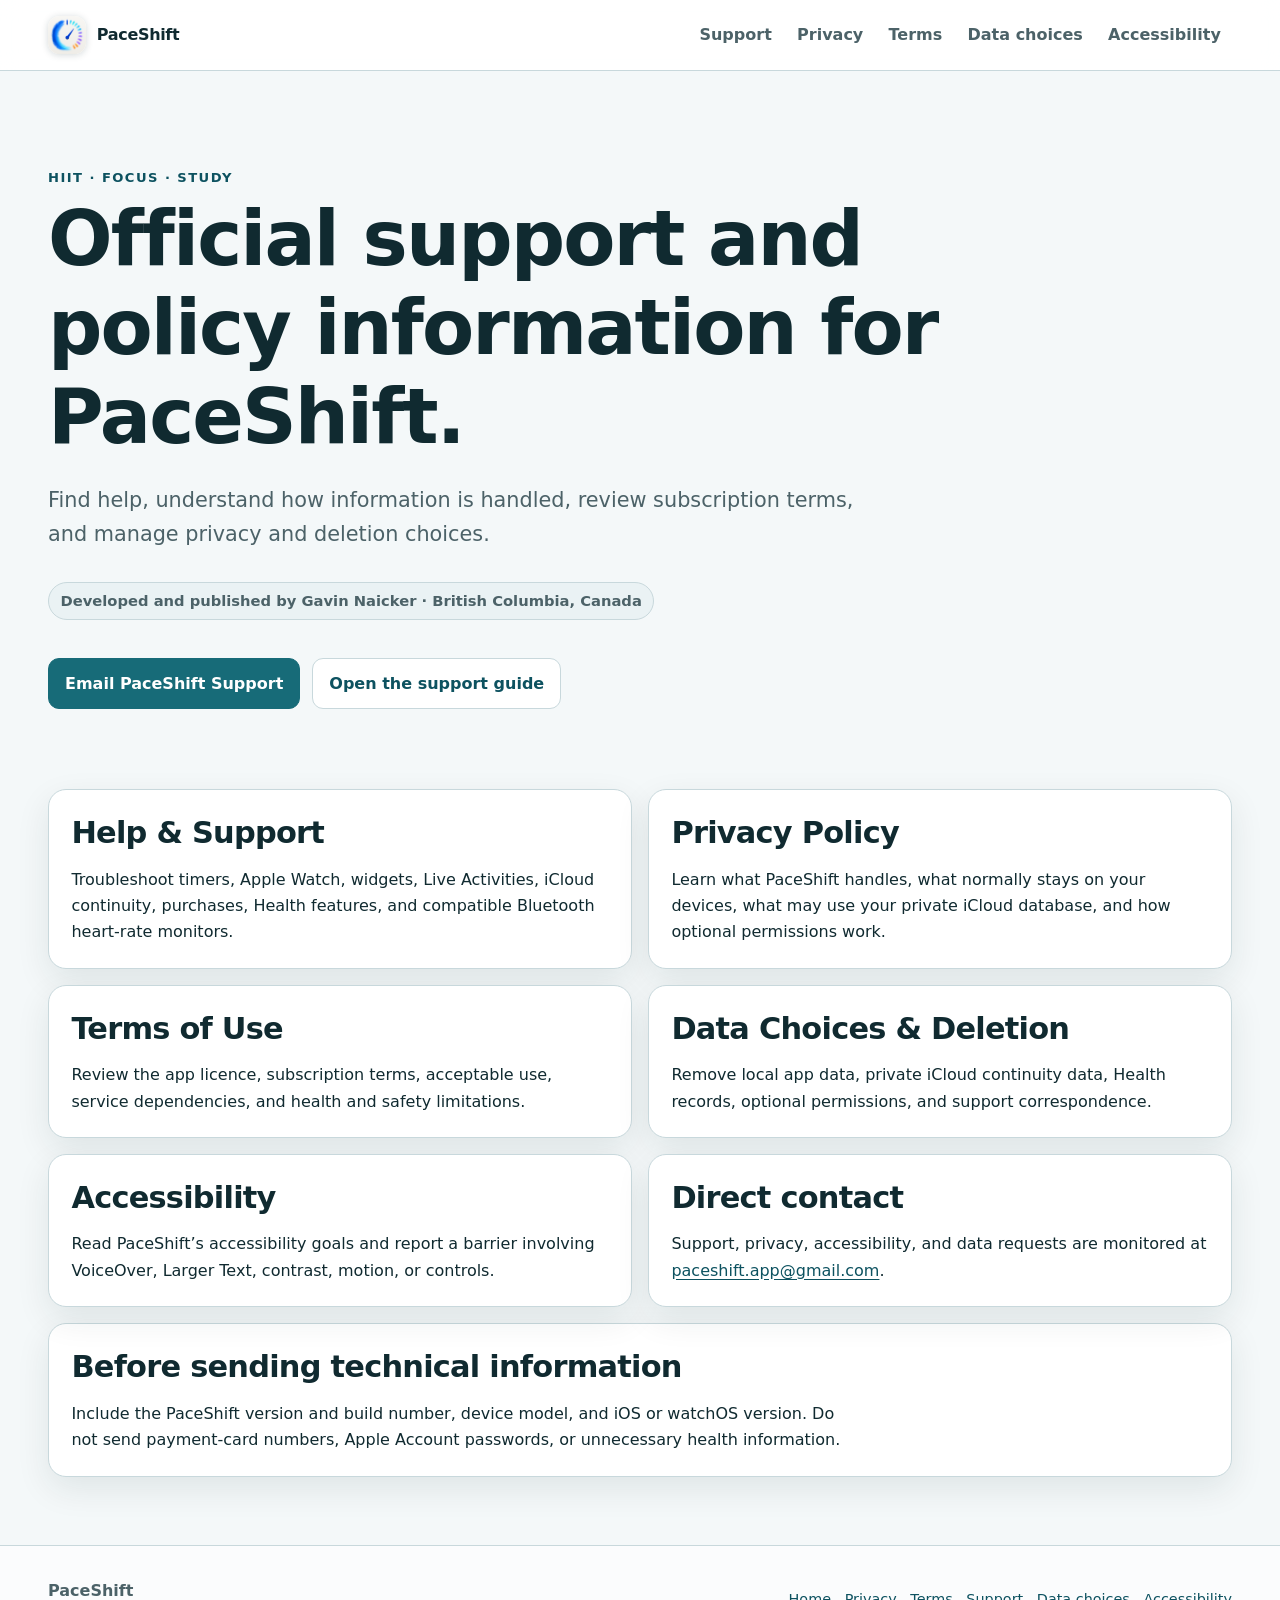
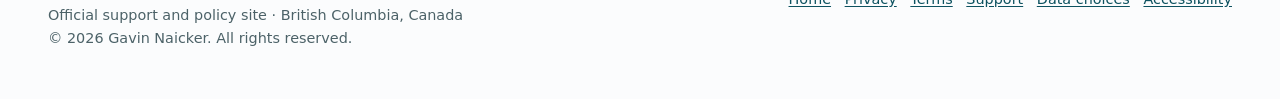
<file: index.html>
<!doctype html>
    <html lang="en-CA">
    <head>
    <meta charset="utf-8">
<meta http-equiv="Content-Security-Policy" content="default-src 'self'; img-src 'self' data:; style-src 'self'; script-src 'none'; connect-src 'none'; object-src 'none'; base-uri 'none'; form-action 'none'">
<meta name="viewport" content="width=device-width, initial-scale=1">
<meta name="description" content="Official support, privacy, terms, accessibility, and data-choice information for PaceShift: Interval Timer.">
<meta name="author" content="Gavin Naicker">
<meta name="robots" content="index,follow,max-image-preview:large">
<meta name="referrer" content="strict-origin-when-cross-origin">
<meta name="theme-color" content="#176b78">
<meta name="color-scheme" content="light dark">
<title>PaceShift — Support & Legal</title>
<link rel="canonical" href="https://paceshiftapp.github.io/paceshift-support/">
<link rel="icon" href="assets/favicon-light.png" type="image/png" sizes="64x64">
<link rel="icon" href="assets/favicon-light.png" type="image/png" sizes="64x64" media="(prefers-color-scheme: light)">
<link rel="icon" href="assets/favicon-dark.png" type="image/png" sizes="64x64" media="(prefers-color-scheme: dark)">
<link rel="apple-touch-icon" href="assets/apple-touch-icon.png">
<link rel="manifest" href="site.webmanifest">
<link rel="stylesheet" href="assets/styles.css">
<meta property="og:type" content="website">
<meta property="og:site_name" content="PaceShift">
<meta property="og:title" content="PaceShift — Support & Legal">
<meta property="og:description" content="Official support, privacy, terms, accessibility, and data-choice information for PaceShift: Interval Timer.">
<meta property="og:url" content="https://paceshiftapp.github.io/paceshift-support/">
<meta property="og:image" content="https://paceshiftapp.github.io/paceshift-support/assets/social-card.png">
<meta property="og:image:width" content="1200">
<meta property="og:image:height" content="630">
<meta name="twitter:card" content="summary_large_image">
    </head>
    <body>
    <a class="skip-link" href="#content">Skip to content</a>
<header class="site-header">
  <div class="header-inner">
    <a class="brand" href="index.html" aria-label="PaceShift home"><picture class="brand-icon" aria-hidden="true"><source srcset="assets/app-icon-dark.png" media="(prefers-color-scheme: dark)"><img src="assets/app-icon-light.png" alt="" width="160" height="160"></picture><span>PaceShift</span></a>
    <nav class="site-nav" aria-label="Primary navigation"><a href="support.html">Support</a><a href="privacy.html">Privacy</a><a href="terms.html">Terms</a><a href="delete-data.html">Data choices</a><a href="accessibility.html">Accessibility</a></nav>
  </div>
</header>
    <main id="content">
  <div class="container">
    <section class="hero" aria-labelledby="page-title">
      <p class="eyebrow">HIIT · Focus · Study</p>
      <h1 id="page-title">Official support and policy information for PaceShift.</h1>
      <p class="lede">Find help, understand how information is handled, review subscription terms, and manage privacy and deletion choices.</p>
      <p class="owner-line">Developed and published by Gavin Naicker · British Columbia, Canada</p>
      <div class="actions">
        <a class="button" href="mailto:paceshift.app@gmail.com?subject=PaceShift%20Support">Email PaceShift Support</a>
        <a class="button secondary" href="support.html">Open the support guide</a>
      </div>
    </section>

    <section class="grid" aria-label="Support and policy pages">
      <a class="card card-link" href="support.html"><h2>Help &amp; Support</h2><p>Troubleshoot timers, Apple Watch, widgets, Live Activities, iCloud continuity, purchases, Health features, and compatible Bluetooth heart-rate monitors.</p></a>
      <a class="card card-link" href="privacy.html"><h2>Privacy Policy</h2><p>Learn what PaceShift handles, what normally stays on your devices, what may use your private iCloud database, and how optional permissions work.</p></a>
      <a class="card card-link" href="terms.html"><h2>Terms of Use</h2><p>Review the app licence, subscription terms, acceptable use, service dependencies, and health and safety limitations.</p></a>
      <a class="card card-link" href="delete-data.html"><h2>Data Choices &amp; Deletion</h2><p>Remove local app data, private iCloud continuity data, Health records, optional permissions, and support correspondence.</p></a>
      <a class="card card-link" href="accessibility.html"><h2>Accessibility</h2><p>Read PaceShift’s accessibility goals and report a barrier involving VoiceOver, Larger Text, contrast, motion, or controls.</p></a>
      <div class="card"><h2>Direct contact</h2><p>Support, privacy, accessibility, and data requests are monitored at <a href="mailto:paceshift.app@gmail.com">paceshift.app@gmail.com</a>.</p></div>
    </section>

    <section class="card contact-card" aria-labelledby="contact-heading">
      <h2 id="contact-heading">Before sending technical information</h2>
      <p>Include the PaceShift version and build number, device model, and iOS or watchOS version. Do not send payment-card numbers, Apple Account passwords, or unnecessary health information.</p>
    </section>
  </div>
</main>
    <footer class="site-footer">
  <div class="header-inner footer-inner">
    <div><strong>PaceShift</strong><div class="small">Official support and policy site · British Columbia, Canada<br>© 2026 Gavin Naicker. All rights reserved.</div></div>
    <div class="footer-links small"><a href="index.html">Home</a><a href="privacy.html">Privacy</a><a href="terms.html">Terms</a><a href="support.html">Support</a><a href="delete-data.html">Data choices</a><a href="accessibility.html">Accessibility</a></div>
  </div>
</footer>
    </body>
    </html>
</file>
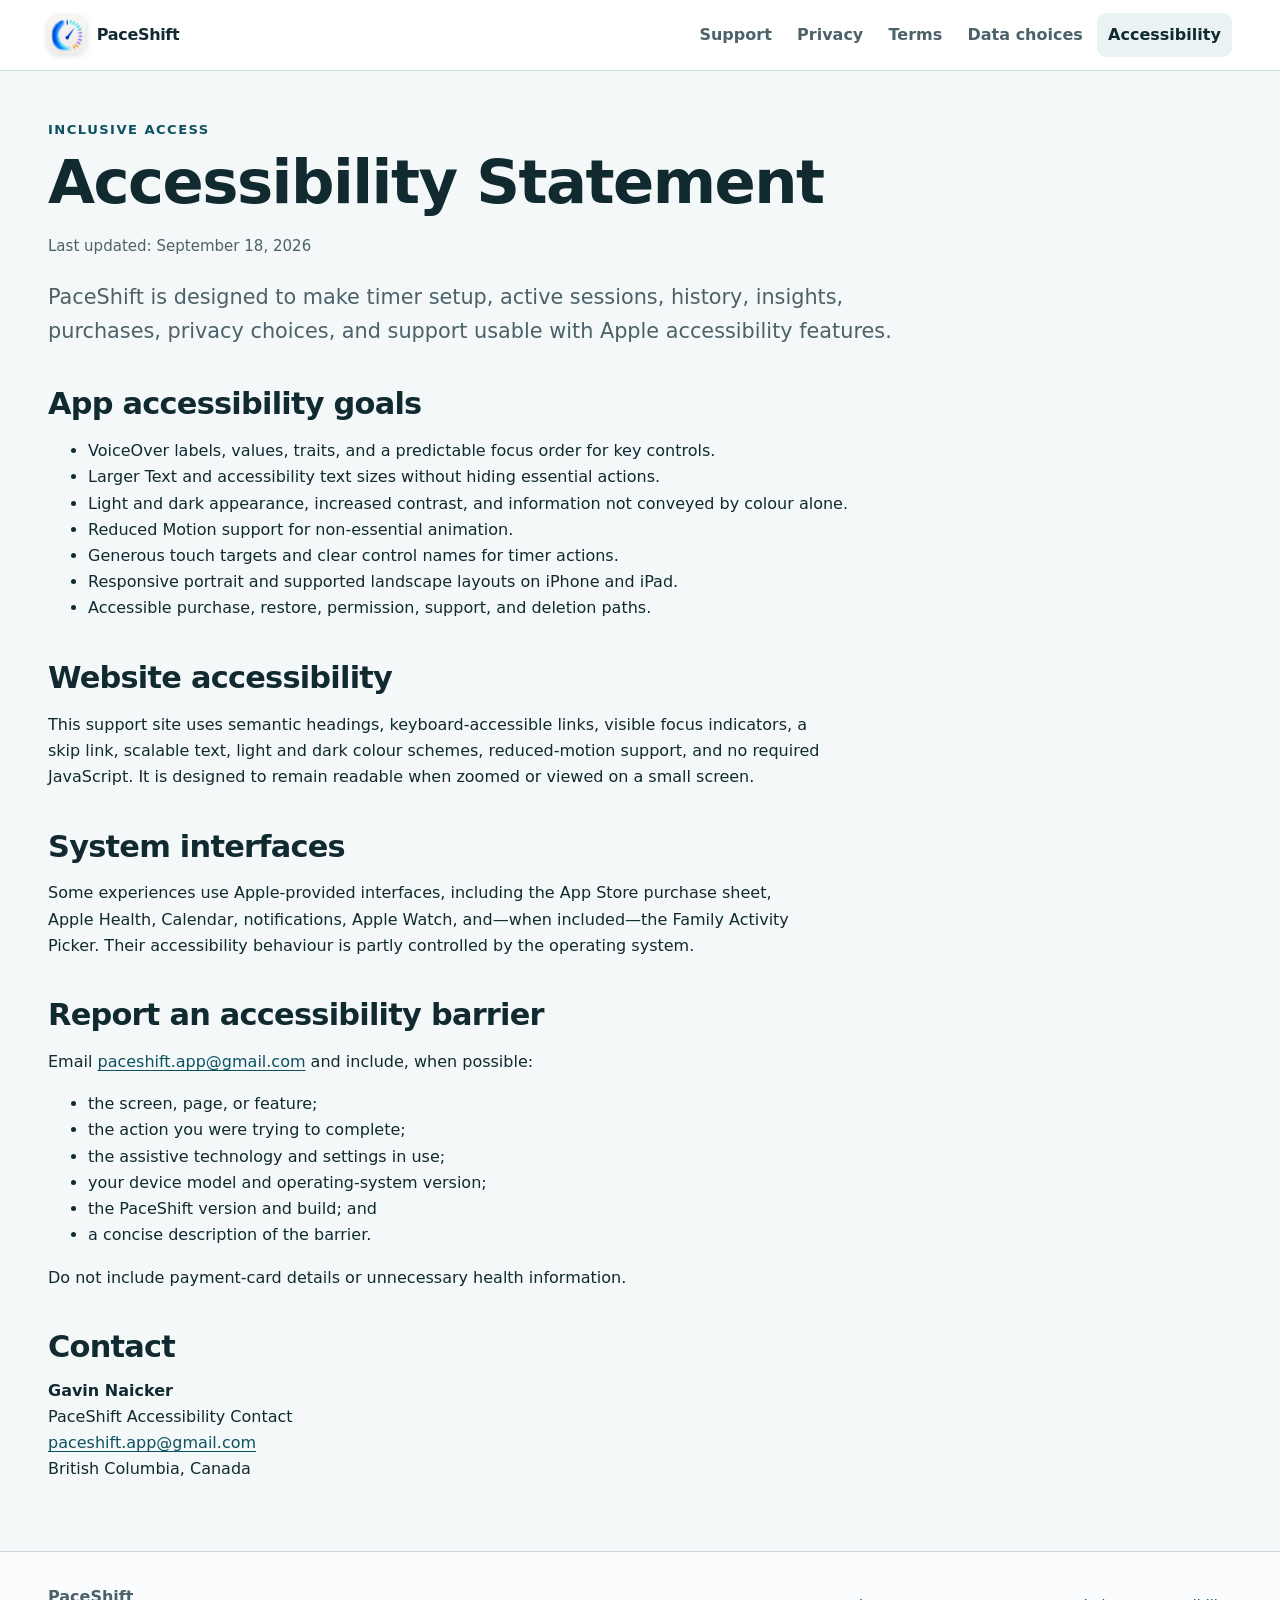
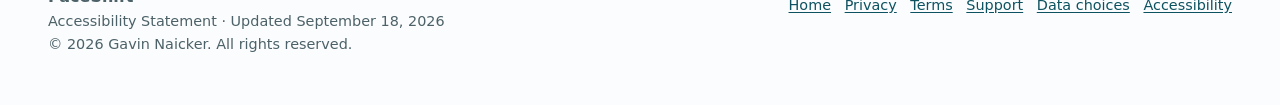
<file: accessibility.html>
<!doctype html>
    <html lang="en-CA">
    <head>
    <meta charset="utf-8">
<meta http-equiv="Content-Security-Policy" content="default-src 'self'; img-src 'self' data:; style-src 'self'; script-src 'none'; connect-src 'none'; object-src 'none'; base-uri 'none'; form-action 'none'">
<meta name="viewport" content="width=device-width, initial-scale=1">
<meta name="description" content="Accessibility statement for PaceShift: Interval Timer and its support website.">
<meta name="author" content="Gavin Naicker">
<meta name="robots" content="index,follow,max-image-preview:large">
<meta name="referrer" content="strict-origin-when-cross-origin">
<meta name="theme-color" content="#176b78">
<meta name="color-scheme" content="light dark">
<title>Accessibility — PaceShift</title>
<link rel="canonical" href="https://paceshiftapp.github.io/paceshift-support/accessibility.html">
<link rel="icon" href="assets/favicon-light.png" type="image/png" sizes="64x64">
<link rel="icon" href="assets/favicon-light.png" type="image/png" sizes="64x64" media="(prefers-color-scheme: light)">
<link rel="icon" href="assets/favicon-dark.png" type="image/png" sizes="64x64" media="(prefers-color-scheme: dark)">
<link rel="apple-touch-icon" href="assets/apple-touch-icon.png">
<link rel="manifest" href="site.webmanifest">
<link rel="stylesheet" href="assets/styles.css">
<meta property="og:type" content="website">
<meta property="og:site_name" content="PaceShift">
<meta property="og:title" content="Accessibility — PaceShift">
<meta property="og:description" content="Accessibility statement for PaceShift: Interval Timer and its support website.">
<meta property="og:url" content="https://paceshiftapp.github.io/paceshift-support/accessibility.html">
<meta property="og:image" content="https://paceshiftapp.github.io/paceshift-support/assets/social-card.png">
<meta property="og:image:width" content="1200">
<meta property="og:image:height" content="630">
<meta name="twitter:card" content="summary_large_image">
    </head>
    <body>
    <a class="skip-link" href="#content">Skip to content</a>
<header class="site-header">
  <div class="header-inner">
    <a class="brand" href="index.html" aria-label="PaceShift home"><picture class="brand-icon" aria-hidden="true"><source srcset="assets/app-icon-dark.png" media="(prefers-color-scheme: dark)"><img src="assets/app-icon-light.png" alt="" width="160" height="160"></picture><span>PaceShift</span></a>
    <nav class="site-nav" aria-label="Primary navigation"><a href="support.html">Support</a><a href="privacy.html">Privacy</a><a href="terms.html">Terms</a><a href="delete-data.html">Data choices</a><a href="accessibility.html" aria-current="page">Accessibility</a></nav>
  </div>
</header>
    <main id="content" class="legal"><div class="container">
  <p class="eyebrow">Inclusive access</p>
  <h1>Accessibility Statement</h1>
  <p class="meta">Last updated: <time datetime="2026-09-18">September 18, 2026</time></p>
  <p class="lede">PaceShift is designed to make timer setup, active sessions, history, insights, purchases, privacy choices, and support usable with Apple accessibility features.</p>

  <h2>App accessibility goals</h2>
  <ul>
    <li>VoiceOver labels, values, traits, and a predictable focus order for key controls.</li>
    <li>Larger Text and accessibility text sizes without hiding essential actions.</li>
    <li>Light and dark appearance, increased contrast, and information not conveyed by colour alone.</li>
    <li>Reduced Motion support for non-essential animation.</li>
    <li>Generous touch targets and clear control names for timer actions.</li>
    <li>Responsive portrait and supported landscape layouts on iPhone and iPad.</li>
    <li>Accessible purchase, restore, permission, support, and deletion paths.</li>
  </ul>

  <h2>Website accessibility</h2>
  <p>This support site uses semantic headings, keyboard-accessible links, visible focus indicators, a skip link, scalable text, light and dark colour schemes, reduced-motion support, and no required JavaScript. It is designed to remain readable when zoomed or viewed on a small screen.</p>

  <h2>System interfaces</h2>
  <p>Some experiences use Apple-provided interfaces, including the App Store purchase sheet, Apple Health, Calendar, notifications, Apple Watch, and—when included—the Family Activity Picker. Their accessibility behaviour is partly controlled by the operating system.</p>

  <h2>Report an accessibility barrier</h2>
  <p>Email <a href="mailto:paceshift.app@gmail.com?subject=PaceShift%20Accessibility%20Issue">paceshift.app@gmail.com</a> and include, when possible:</p>
  <ul>
    <li>the screen, page, or feature;</li>
    <li>the action you were trying to complete;</li>
    <li>the assistive technology and settings in use;</li>
    <li>your device model and operating-system version;</li>
    <li>the PaceShift version and build; and</li>
    <li>a concise description of the barrier.</li>
  </ul>
  <p>Do not include payment-card details or unnecessary health information.</p>

  <h2>Contact</h2>
  <address><strong>Gavin Naicker</strong><br>PaceShift Accessibility Contact<br><a href="mailto:paceshift.app@gmail.com?subject=PaceShift%20Accessibility%20Issue">paceshift.app@gmail.com</a><br>British Columbia, Canada</address>
</div></main>
    <footer class="site-footer">
  <div class="header-inner footer-inner">
    <div><strong>PaceShift</strong><div class="small">Accessibility Statement · Updated September 18, 2026<br>© 2026 Gavin Naicker. All rights reserved.</div></div>
    <div class="footer-links small"><a href="index.html">Home</a><a href="privacy.html">Privacy</a><a href="terms.html">Terms</a><a href="support.html">Support</a><a href="delete-data.html">Data choices</a><a href="accessibility.html">Accessibility</a></div>
  </div>
</footer>
    </body>
    </html>
</file>
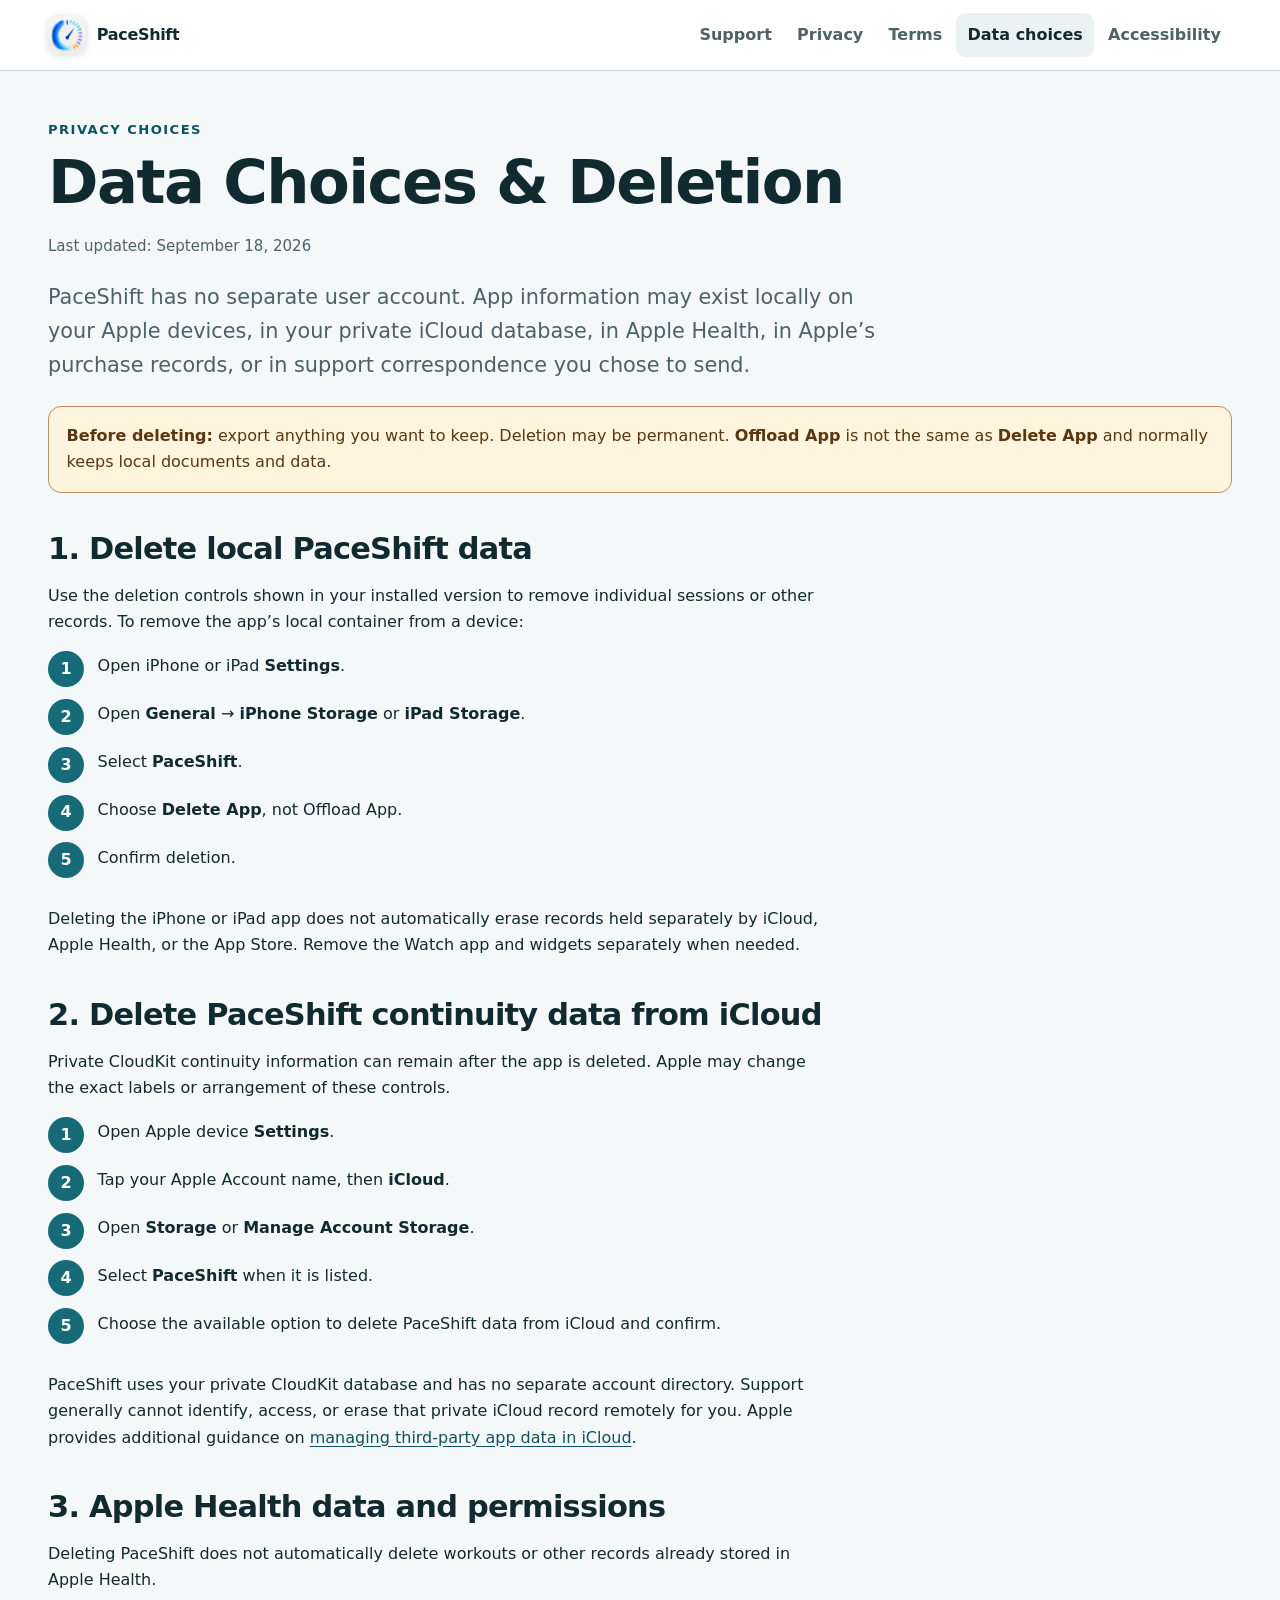
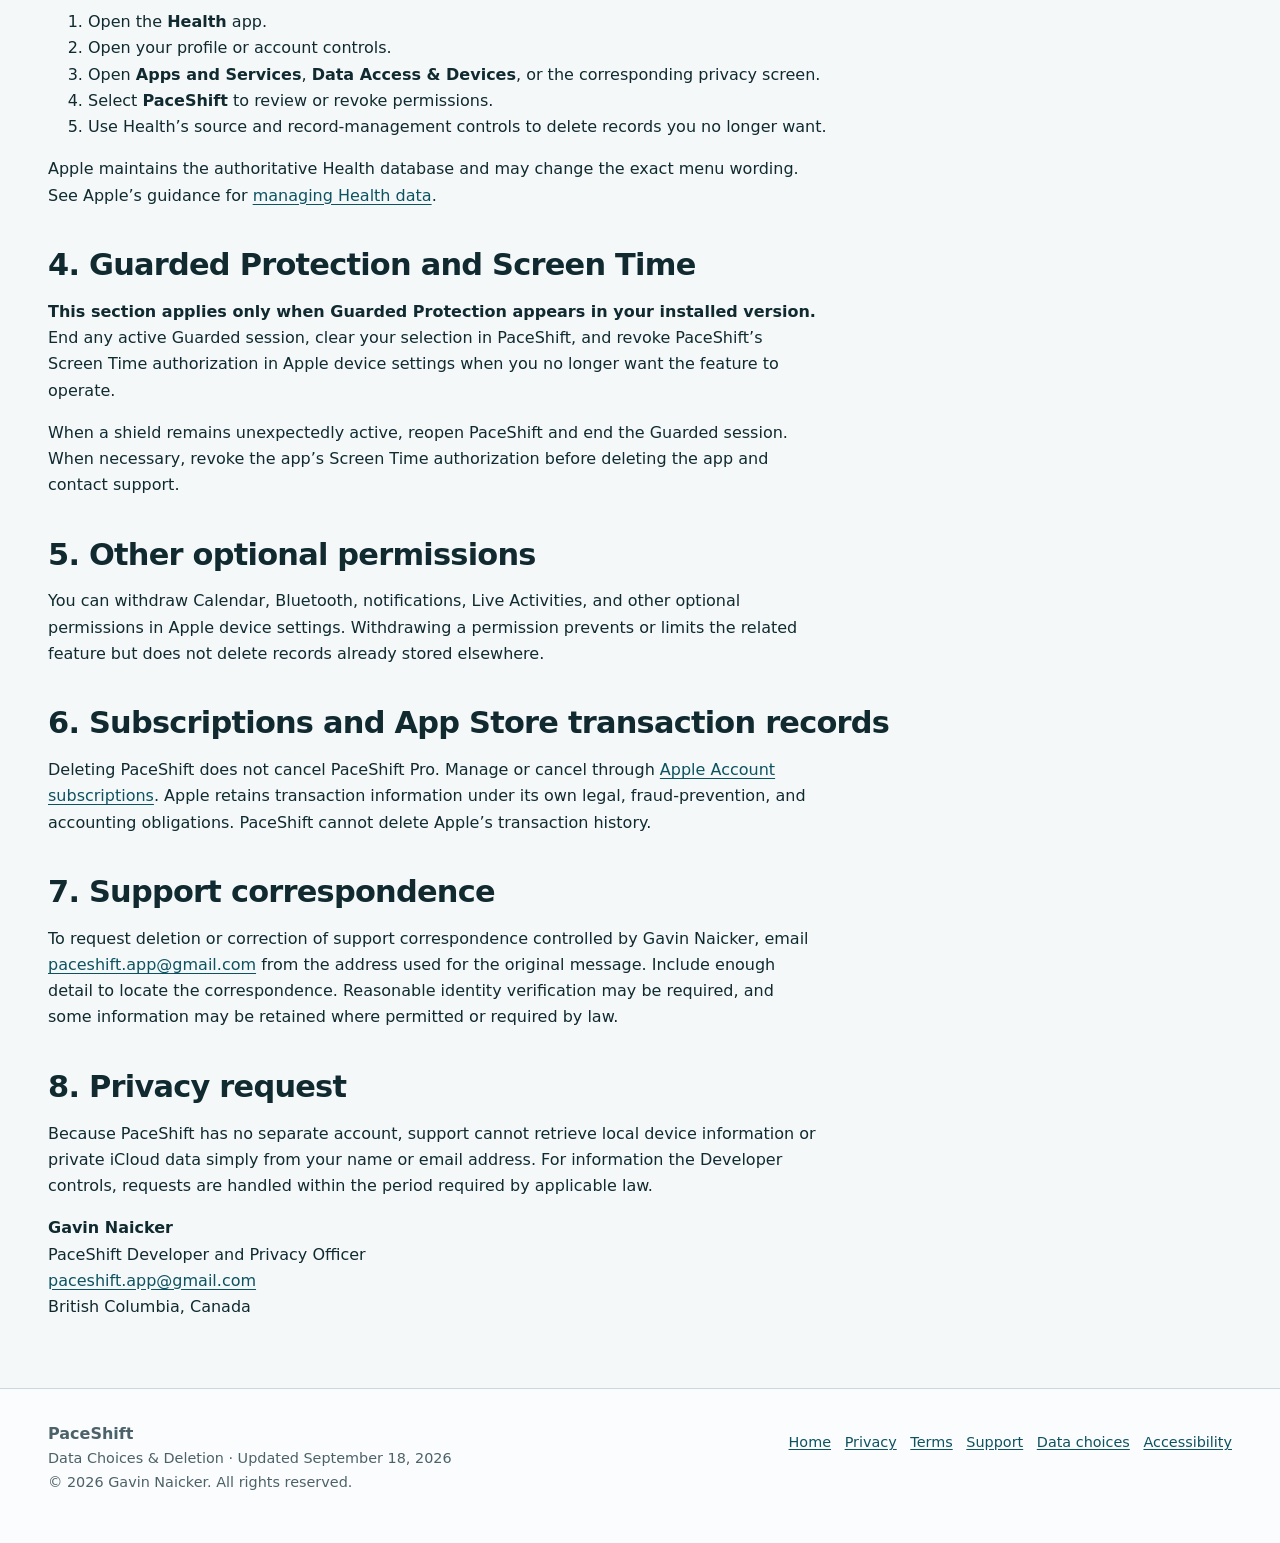
<file: delete-data.html>
<!doctype html>
    <html lang="en-CA">
    <head>
    <meta charset="utf-8">
<meta http-equiv="Content-Security-Policy" content="default-src 'self'; img-src 'self' data:; style-src 'self'; script-src 'none'; connect-src 'none'; object-src 'none'; base-uri 'none'; form-action 'none'">
<meta name="viewport" content="width=device-width, initial-scale=1">
<meta name="description" content="Instructions for managing permissions and deleting PaceShift data.">
<meta name="author" content="Gavin Naicker">
<meta name="robots" content="index,follow,max-image-preview:large">
<meta name="referrer" content="strict-origin-when-cross-origin">
<meta name="theme-color" content="#176b78">
<meta name="color-scheme" content="light dark">
<title>Data Choices & Deletion — PaceShift</title>
<link rel="canonical" href="https://paceshiftapp.github.io/paceshift-support/delete-data.html">
<link rel="icon" href="assets/favicon-light.png" type="image/png" sizes="64x64">
<link rel="icon" href="assets/favicon-light.png" type="image/png" sizes="64x64" media="(prefers-color-scheme: light)">
<link rel="icon" href="assets/favicon-dark.png" type="image/png" sizes="64x64" media="(prefers-color-scheme: dark)">
<link rel="apple-touch-icon" href="assets/apple-touch-icon.png">
<link rel="manifest" href="site.webmanifest">
<link rel="stylesheet" href="assets/styles.css">
<meta property="og:type" content="website">
<meta property="og:site_name" content="PaceShift">
<meta property="og:title" content="Data Choices & Deletion — PaceShift">
<meta property="og:description" content="Instructions for managing permissions and deleting PaceShift data.">
<meta property="og:url" content="https://paceshiftapp.github.io/paceshift-support/delete-data.html">
<meta property="og:image" content="https://paceshiftapp.github.io/paceshift-support/assets/social-card.png">
<meta property="og:image:width" content="1200">
<meta property="og:image:height" content="630">
<meta name="twitter:card" content="summary_large_image">
    </head>
    <body>
    <a class="skip-link" href="#content">Skip to content</a>
<header class="site-header">
  <div class="header-inner">
    <a class="brand" href="index.html" aria-label="PaceShift home"><picture class="brand-icon" aria-hidden="true"><source srcset="assets/app-icon-dark.png" media="(prefers-color-scheme: dark)"><img src="assets/app-icon-light.png" alt="" width="160" height="160"></picture><span>PaceShift</span></a>
    <nav class="site-nav" aria-label="Primary navigation"><a href="support.html">Support</a><a href="privacy.html">Privacy</a><a href="terms.html">Terms</a><a href="delete-data.html" aria-current="page">Data choices</a><a href="accessibility.html">Accessibility</a></nav>
  </div>
</header>
    <main id="content" class="legal"><div class="container">
  <p class="eyebrow">Privacy choices</p>
  <h1>Data Choices &amp; Deletion</h1>
  <p class="meta">Last updated: <time datetime="2026-09-18">September 18, 2026</time></p>
  <p class="lede">PaceShift has no separate user account. App information may exist locally on your Apple devices, in your private iCloud database, in Apple Health, in Apple’s purchase records, or in support correspondence you chose to send.</p>

  <div class="notice"><strong>Before deleting:</strong> export anything you want to keep. Deletion may be permanent. <strong>Offload App</strong> is not the same as <strong>Delete App</strong> and normally keeps local documents and data.</div>

  <h2>1. Delete local PaceShift data</h2>
  <p>Use the deletion controls shown in your installed version to remove individual sessions or other records. To remove the app’s local container from a device:</p>
  <ol class="steps">
    <li>Open iPhone or iPad <strong>Settings</strong>.</li>
    <li>Open <strong>General</strong> → <strong>iPhone Storage</strong> or <strong>iPad Storage</strong>.</li>
    <li>Select <strong>PaceShift</strong>.</li>
    <li>Choose <strong>Delete App</strong>, not Offload App.</li>
    <li>Confirm deletion.</li>
  </ol>
  <p>Deleting the iPhone or iPad app does not automatically erase records held separately by iCloud, Apple Health, or the App Store. Remove the Watch app and widgets separately when needed.</p>

  <h2>2. Delete PaceShift continuity data from iCloud</h2>
  <p>Private CloudKit continuity information can remain after the app is deleted. Apple may change the exact labels or arrangement of these controls.</p>
  <ol class="steps">
    <li>Open Apple device <strong>Settings</strong>.</li>
    <li>Tap your Apple Account name, then <strong>iCloud</strong>.</li>
    <li>Open <strong>Storage</strong> or <strong>Manage Account Storage</strong>.</li>
    <li>Select <strong>PaceShift</strong> when it is listed.</li>
    <li>Choose the available option to delete PaceShift data from iCloud and confirm.</li>
  </ol>
  <p>PaceShift uses your private CloudKit database and has no separate account directory. Support generally cannot identify, access, or erase that private iCloud record remotely for you. Apple provides additional guidance on <a href="https://support.apple.com/guide/icloud/icloud-party-apps-mm62d92d6b3e/icloud" rel="external">managing third-party app data in iCloud</a>.</p>

  <h2>3. Apple Health data and permissions</h2>
  <p>Deleting PaceShift does not automatically delete workouts or other records already stored in Apple Health.</p>
  <ol>
    <li>Open the <strong>Health</strong> app.</li>
    <li>Open your profile or account controls.</li>
    <li>Open <strong>Apps and Services</strong>, <strong>Data Access &amp; Devices</strong>, or the corresponding privacy screen.</li>
    <li>Select <strong>PaceShift</strong> to review or revoke permissions.</li>
    <li>Use Health’s source and record-management controls to delete records you no longer want.</li>
  </ol>
  <p>Apple maintains the authoritative Health database and may change the exact menu wording. See Apple’s guidance for <a href="https://support.apple.com/en-ca/108779" rel="external">managing Health data</a>.</p>

  <h2>4. Guarded Protection and Screen Time</h2>
  <p><strong>This section applies only when Guarded Protection appears in your installed version.</strong> End any active Guarded session, clear your selection in PaceShift, and revoke PaceShift’s Screen Time authorization in Apple device settings when you no longer want the feature to operate.</p>
  <p>When a shield remains unexpectedly active, reopen PaceShift and end the Guarded session. When necessary, revoke the app’s Screen Time authorization before deleting the app and contact support.</p>

  <h2>5. Other optional permissions</h2>
  <p>You can withdraw Calendar, Bluetooth, notifications, Live Activities, and other optional permissions in Apple device settings. Withdrawing a permission prevents or limits the related feature but does not delete records already stored elsewhere.</p>

  <h2>6. Subscriptions and App Store transaction records</h2>
  <p>Deleting PaceShift does not cancel PaceShift Pro. Manage or cancel through <a href="https://apps.apple.com/account/subscriptions" rel="external">Apple Account subscriptions</a>. Apple retains transaction information under its own legal, fraud-prevention, and accounting obligations. PaceShift cannot delete Apple’s transaction history.</p>

  <h2>7. Support correspondence</h2>
  <p>To request deletion or correction of support correspondence controlled by Gavin Naicker, email <a href="mailto:paceshift.app@gmail.com?subject=PaceShift%20Privacy%20Request">paceshift.app@gmail.com</a> from the address used for the original message. Include enough detail to locate the correspondence. Reasonable identity verification may be required, and some information may be retained where permitted or required by law.</p>

  <h2>8. Privacy request</h2>
  <p>Because PaceShift has no separate account, support cannot retrieve local device information or private iCloud data simply from your name or email address. For information the Developer controls, requests are handled within the period required by applicable law.</p>
  <address><strong>Gavin Naicker</strong><br>PaceShift Developer and Privacy Officer<br><a href="mailto:paceshift.app@gmail.com?subject=PaceShift%20Data%20Request">paceshift.app@gmail.com</a><br>British Columbia, Canada</address>
</div></main>
    <footer class="site-footer">
  <div class="header-inner footer-inner">
    <div><strong>PaceShift</strong><div class="small">Data Choices & Deletion · Updated September 18, 2026<br>© 2026 Gavin Naicker. All rights reserved.</div></div>
    <div class="footer-links small"><a href="index.html">Home</a><a href="privacy.html">Privacy</a><a href="terms.html">Terms</a><a href="support.html">Support</a><a href="delete-data.html">Data choices</a><a href="accessibility.html">Accessibility</a></div>
  </div>
</footer>
    </body>
    </html>
</file>
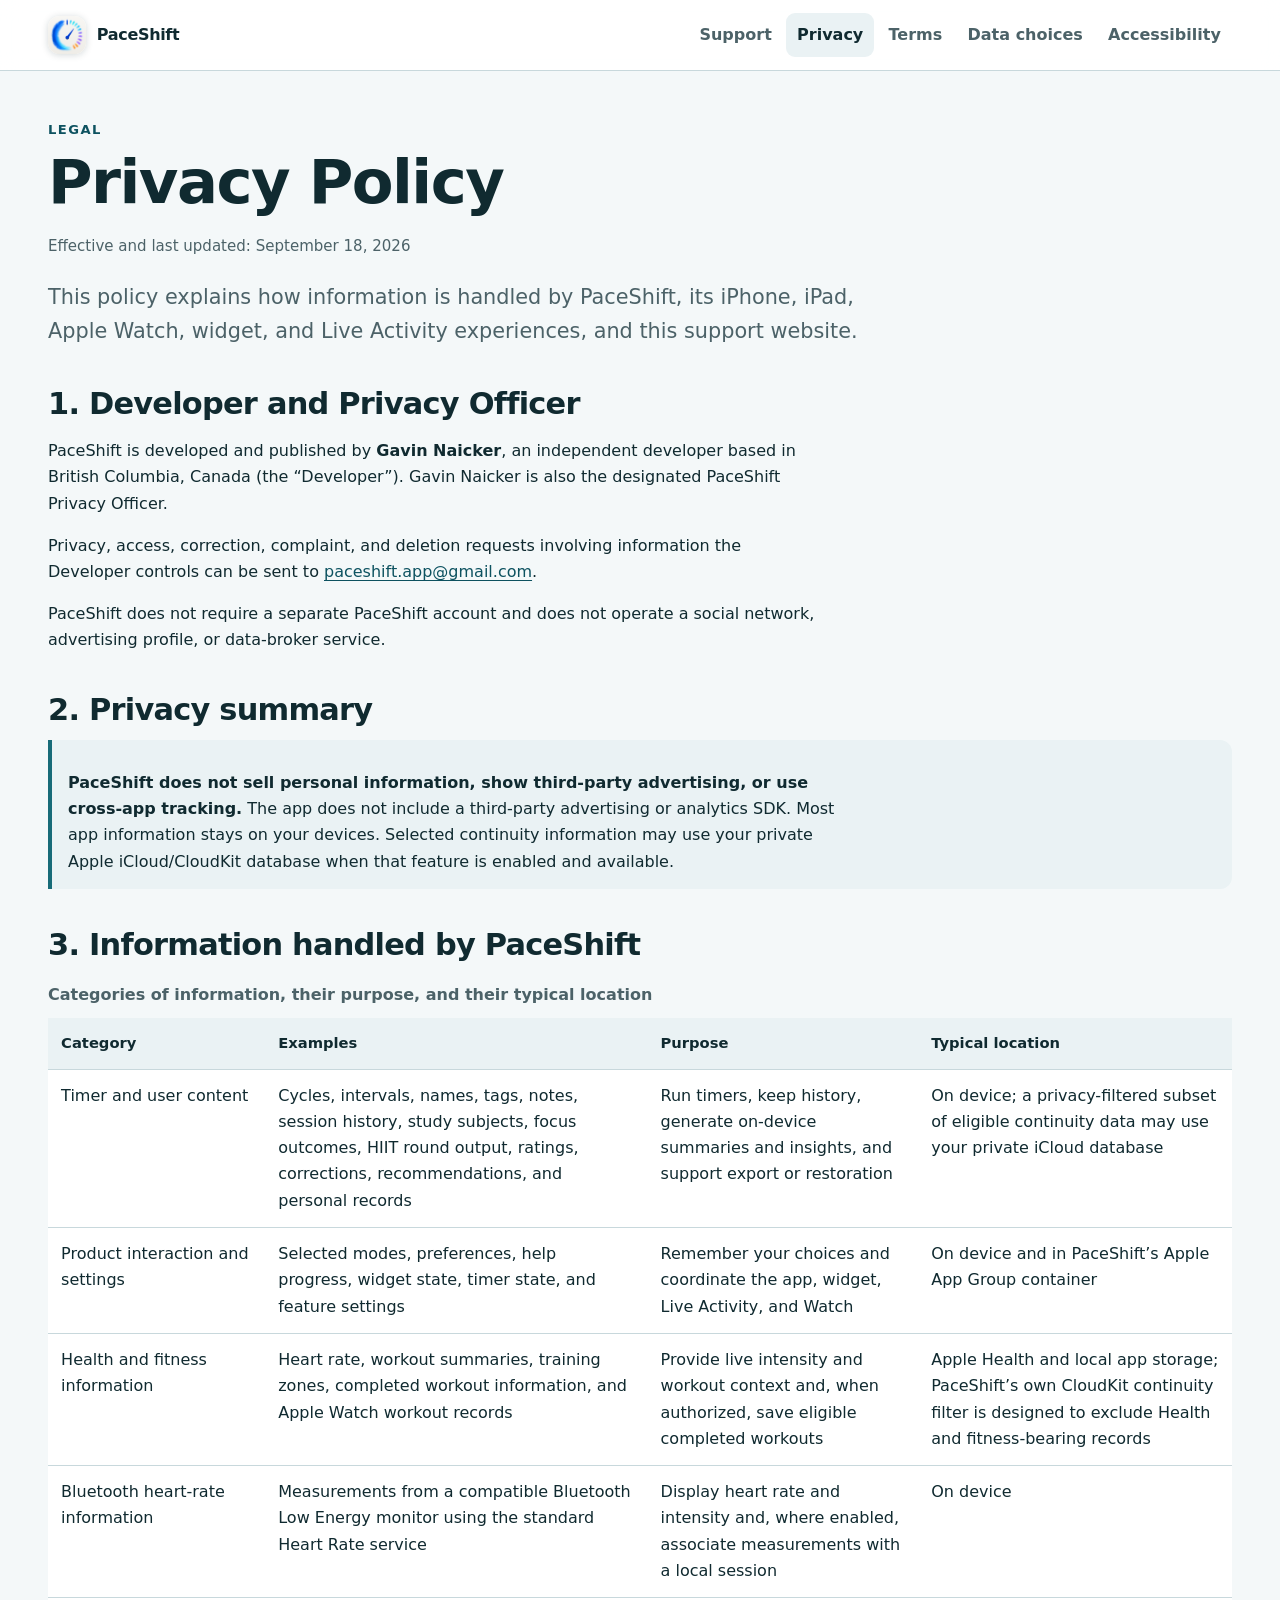
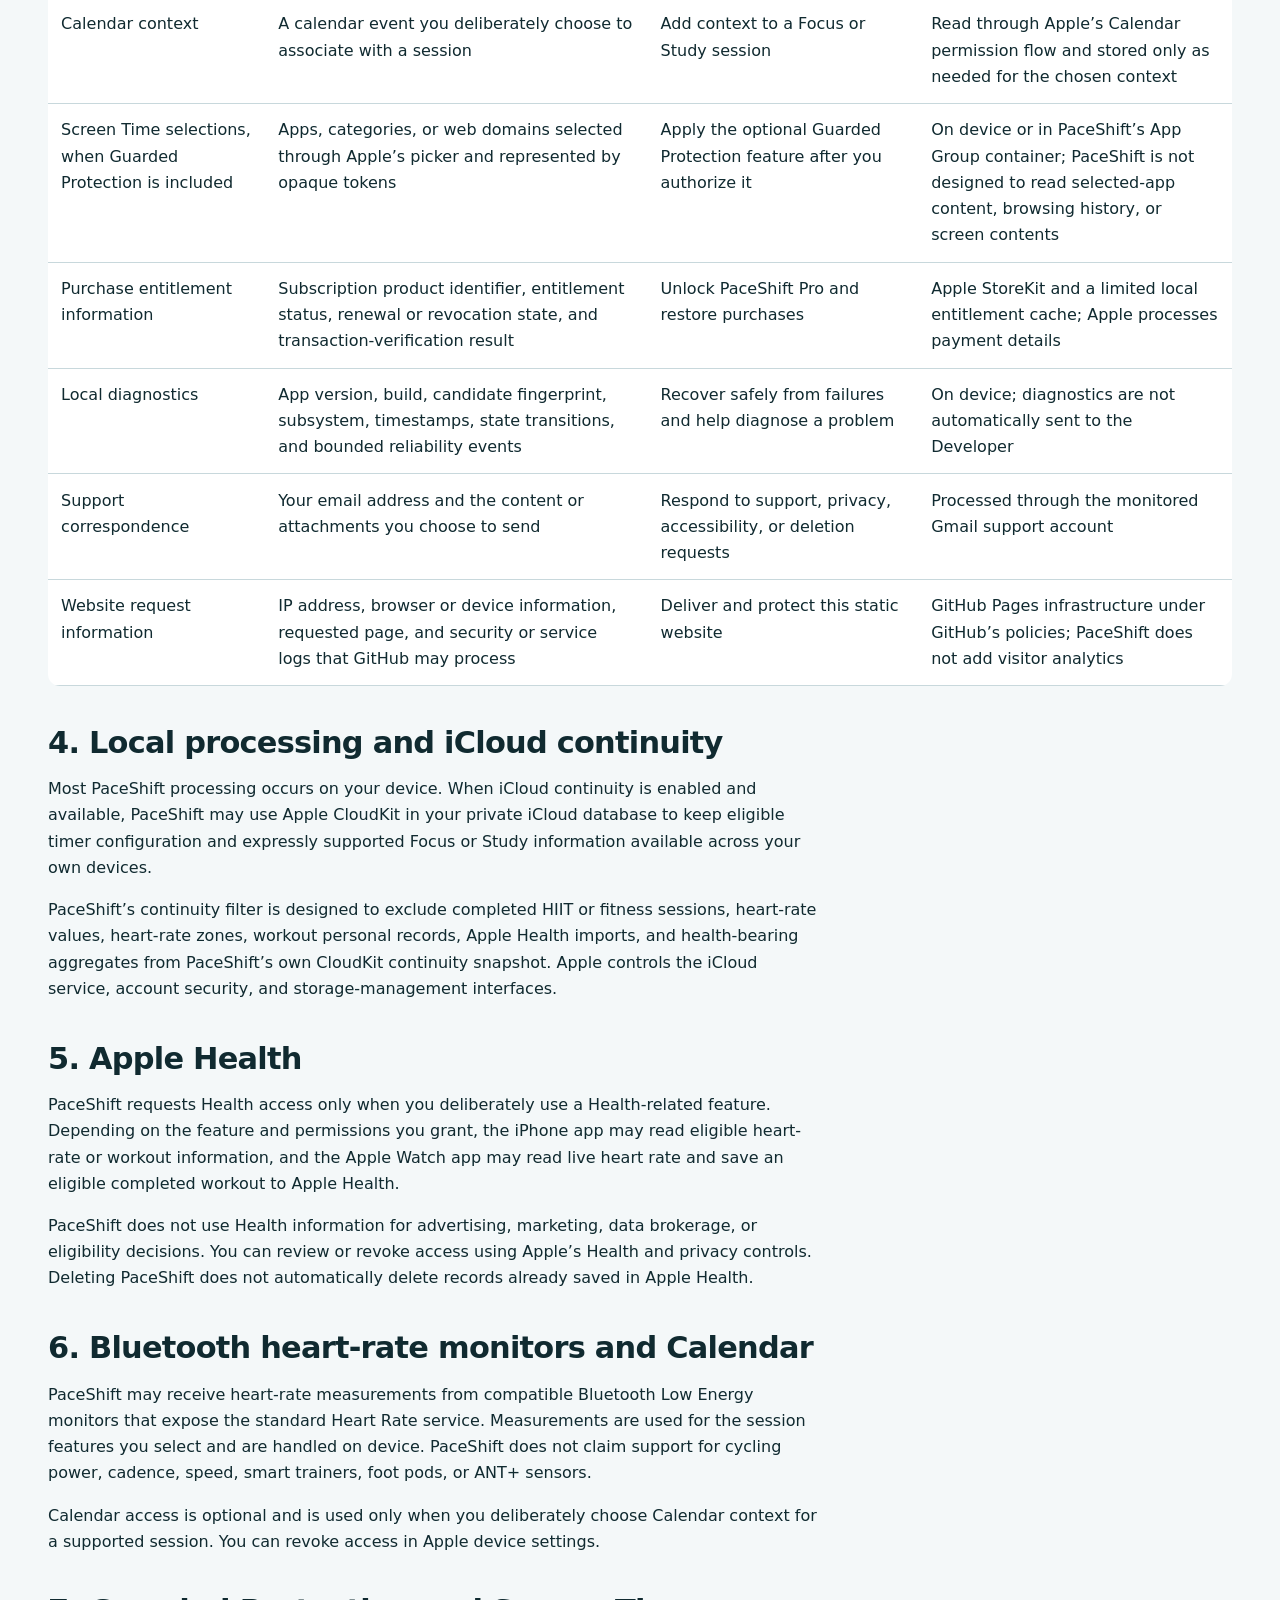
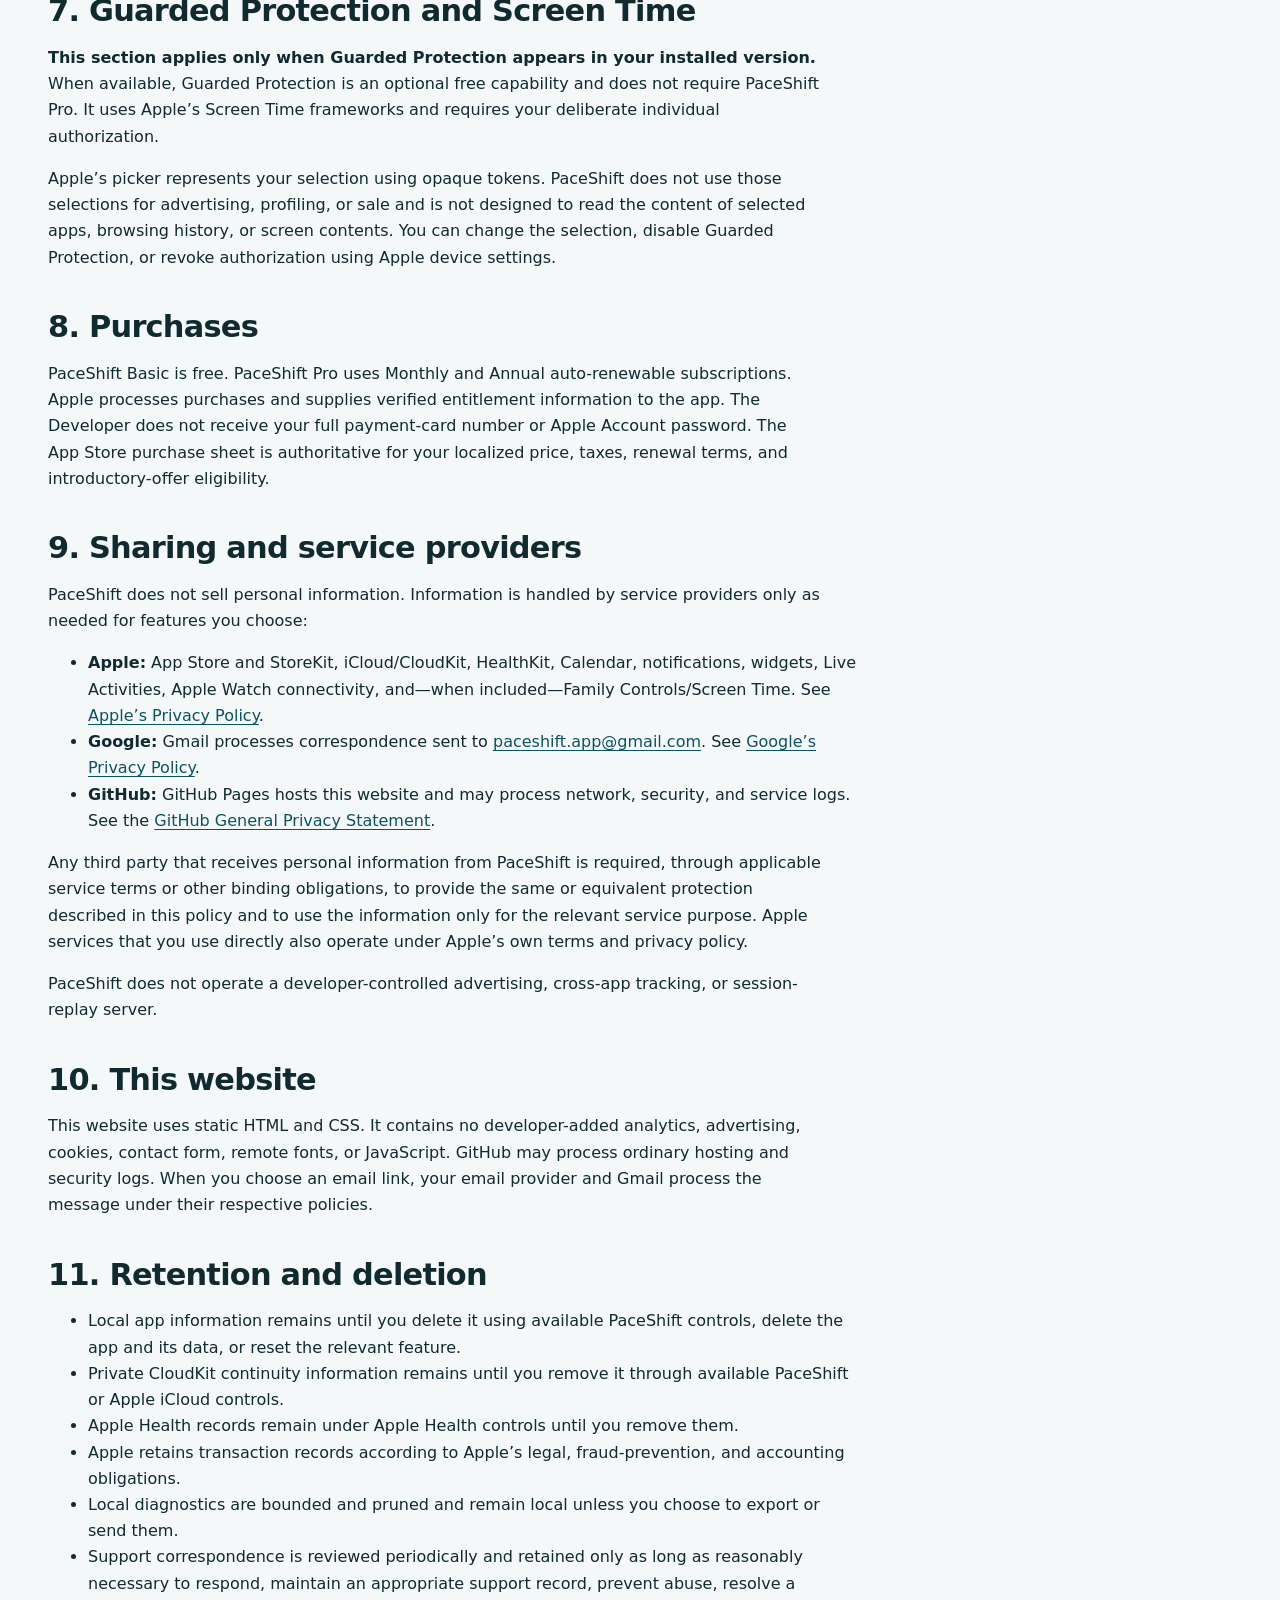
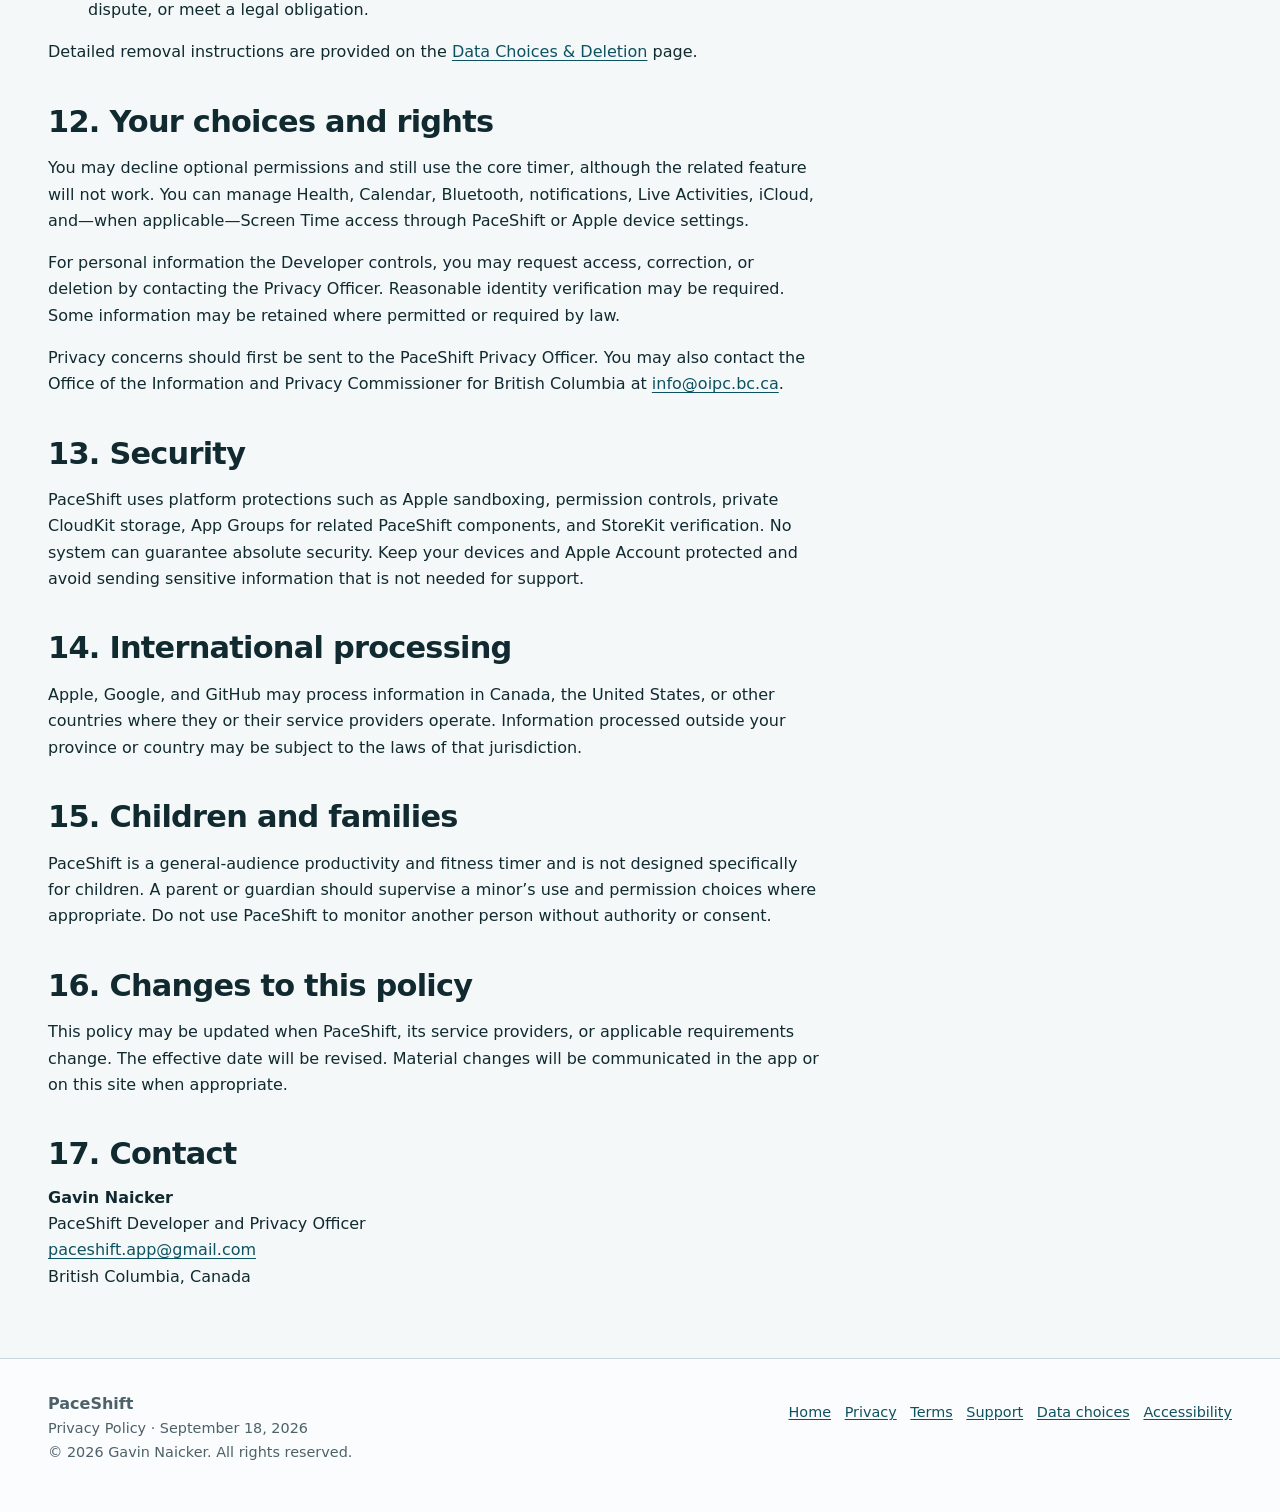
<file: privacy.html>
<!doctype html>
    <html lang="en-CA">
    <head>
    <meta charset="utf-8">
<meta http-equiv="Content-Security-Policy" content="default-src 'self'; img-src 'self' data:; style-src 'self'; script-src 'none'; connect-src 'none'; object-src 'none'; base-uri 'none'; form-action 'none'">
<meta name="viewport" content="width=device-width, initial-scale=1">
<meta name="description" content="Privacy Policy for PaceShift: Interval Timer, published by Gavin Naicker.">
<meta name="author" content="Gavin Naicker">
<meta name="robots" content="index,follow,max-image-preview:large">
<meta name="referrer" content="strict-origin-when-cross-origin">
<meta name="theme-color" content="#176b78">
<meta name="color-scheme" content="light dark">
<title>Privacy Policy — PaceShift</title>
<link rel="canonical" href="https://paceshiftapp.github.io/paceshift-support/privacy.html">
<link rel="icon" href="assets/favicon-light.png" type="image/png" sizes="64x64">
<link rel="icon" href="assets/favicon-light.png" type="image/png" sizes="64x64" media="(prefers-color-scheme: light)">
<link rel="icon" href="assets/favicon-dark.png" type="image/png" sizes="64x64" media="(prefers-color-scheme: dark)">
<link rel="apple-touch-icon" href="assets/apple-touch-icon.png">
<link rel="manifest" href="site.webmanifest">
<link rel="stylesheet" href="assets/styles.css">
<meta property="og:type" content="website">
<meta property="og:site_name" content="PaceShift">
<meta property="og:title" content="Privacy Policy — PaceShift">
<meta property="og:description" content="Privacy Policy for PaceShift: Interval Timer, published by Gavin Naicker.">
<meta property="og:url" content="https://paceshiftapp.github.io/paceshift-support/privacy.html">
<meta property="og:image" content="https://paceshiftapp.github.io/paceshift-support/assets/social-card.png">
<meta property="og:image:width" content="1200">
<meta property="og:image:height" content="630">
<meta name="twitter:card" content="summary_large_image">
    </head>
    <body>
    <a class="skip-link" href="#content">Skip to content</a>
<header class="site-header">
  <div class="header-inner">
    <a class="brand" href="index.html" aria-label="PaceShift home"><picture class="brand-icon" aria-hidden="true"><source srcset="assets/app-icon-dark.png" media="(prefers-color-scheme: dark)"><img src="assets/app-icon-light.png" alt="" width="160" height="160"></picture><span>PaceShift</span></a>
    <nav class="site-nav" aria-label="Primary navigation"><a href="support.html">Support</a><a href="privacy.html" aria-current="page">Privacy</a><a href="terms.html">Terms</a><a href="delete-data.html">Data choices</a><a href="accessibility.html">Accessibility</a></nav>
  </div>
</header>
    <main id="content" class="legal"><div class="container">
  <p class="eyebrow">Legal</p>
  <h1>Privacy Policy</h1>
  <p class="meta">Effective and last updated: <time datetime="2026-09-18">September 18, 2026</time></p>
  <p class="lede">This policy explains how information is handled by PaceShift, its iPhone, iPad, Apple Watch, widget, and Live Activity experiences, and this support website.</p>

  <h2>1. Developer and Privacy Officer</h2>
  <p>PaceShift is developed and published by <strong>Gavin Naicker</strong>, an independent developer based in British Columbia, Canada (the “Developer”). Gavin Naicker is also the designated PaceShift Privacy Officer.</p>
  <p>Privacy, access, correction, complaint, and deletion requests involving information the Developer controls can be sent to <a href="mailto:paceshift.app@gmail.com?subject=PaceShift%20Privacy%20Request">paceshift.app@gmail.com</a>.</p>
  <p>PaceShift does not require a separate PaceShift account and does not operate a social network, advertising profile, or data-broker service.</p>

  <h2>2. Privacy summary</h2>
  <div class="callout"><p><strong>PaceShift does not sell personal information, show third-party advertising, or use cross-app tracking.</strong> The app does not include a third-party advertising or analytics SDK. Most app information stays on your devices. Selected continuity information may use your private Apple iCloud/CloudKit database when that feature is enabled and available.</p></div>

  <h2>3. Information handled by PaceShift</h2>
  <div class="table-wrap"><table>
    <caption>Categories of information, their purpose, and their typical location</caption>
    <thead><tr><th scope="col">Category</th><th scope="col">Examples</th><th scope="col">Purpose</th><th scope="col">Typical location</th></tr></thead>
    <tbody>
      <tr><td>Timer and user content</td><td>Cycles, intervals, names, tags, notes, session history, study subjects, focus outcomes, HIIT round output, ratings, corrections, recommendations, and personal records</td><td>Run timers, keep history, generate on-device summaries and insights, and support export or restoration</td><td>On device; a privacy-filtered subset of eligible continuity data may use your private iCloud database</td></tr>
      <tr><td>Product interaction and settings</td><td>Selected modes, preferences, help progress, widget state, timer state, and feature settings</td><td>Remember your choices and coordinate the app, widget, Live Activity, and Watch</td><td>On device and in PaceShift’s Apple App Group container</td></tr>
      <tr><td>Health and fitness information</td><td>Heart rate, workout summaries, training zones, completed workout information, and Apple Watch workout records</td><td>Provide live intensity and workout context and, when authorized, save eligible completed workouts</td><td>Apple Health and local app storage; PaceShift’s own CloudKit continuity filter is designed to exclude Health and fitness-bearing records</td></tr>
      <tr><td>Bluetooth heart-rate information</td><td>Measurements from a compatible Bluetooth Low Energy monitor using the standard Heart Rate service</td><td>Display heart rate and intensity and, where enabled, associate measurements with a local session</td><td>On device</td></tr>
      <tr><td>Calendar context</td><td>A calendar event you deliberately choose to associate with a session</td><td>Add context to a Focus or Study session</td><td>Read through Apple’s Calendar permission flow and stored only as needed for the chosen context</td></tr>
      <tr><td>Screen Time selections, when Guarded Protection is included</td><td>Apps, categories, or web domains selected through Apple’s picker and represented by opaque tokens</td><td>Apply the optional Guarded Protection feature after you authorize it</td><td>On device or in PaceShift’s App Group container; PaceShift is not designed to read selected-app content, browsing history, or screen contents</td></tr>
      <tr><td>Purchase entitlement information</td><td>Subscription product identifier, entitlement status, renewal or revocation state, and transaction-verification result</td><td>Unlock PaceShift Pro and restore purchases</td><td>Apple StoreKit and a limited local entitlement cache; Apple processes payment details</td></tr>
      <tr><td>Local diagnostics</td><td>App version, build, candidate fingerprint, subsystem, timestamps, state transitions, and bounded reliability events</td><td>Recover safely from failures and help diagnose a problem</td><td>On device; diagnostics are not automatically sent to the Developer</td></tr>
      <tr><td>Support correspondence</td><td>Your email address and the content or attachments you choose to send</td><td>Respond to support, privacy, accessibility, or deletion requests</td><td>Processed through the monitored Gmail support account</td></tr>
      <tr><td>Website request information</td><td>IP address, browser or device information, requested page, and security or service logs that GitHub may process</td><td>Deliver and protect this static website</td><td>GitHub Pages infrastructure under GitHub’s policies; PaceShift does not add visitor analytics</td></tr>
    </tbody>
  </table></div>

  <h2>4. Local processing and iCloud continuity</h2>
  <p>Most PaceShift processing occurs on your device. When iCloud continuity is enabled and available, PaceShift may use Apple CloudKit in your private iCloud database to keep eligible timer configuration and expressly supported Focus or Study information available across your own devices.</p>
  <p>PaceShift’s continuity filter is designed to exclude completed HIIT or fitness sessions, heart-rate values, heart-rate zones, workout personal records, Apple Health imports, and health-bearing aggregates from PaceShift’s own CloudKit continuity snapshot. Apple controls the iCloud service, account security, and storage-management interfaces.</p>

  <h2>5. Apple Health</h2>
  <p>PaceShift requests Health access only when you deliberately use a Health-related feature. Depending on the feature and permissions you grant, the iPhone app may read eligible heart-rate or workout information, and the Apple Watch app may read live heart rate and save an eligible completed workout to Apple Health.</p>
  <p>PaceShift does not use Health information for advertising, marketing, data brokerage, or eligibility decisions. You can review or revoke access using Apple’s Health and privacy controls. Deleting PaceShift does not automatically delete records already saved in Apple Health.</p>

  <h2>6. Bluetooth heart-rate monitors and Calendar</h2>
  <p>PaceShift may receive heart-rate measurements from compatible Bluetooth Low Energy monitors that expose the standard Heart Rate service. Measurements are used for the session features you select and are handled on device. PaceShift does not claim support for cycling power, cadence, speed, smart trainers, foot pods, or ANT+ sensors.</p>
  <p>Calendar access is optional and is used only when you deliberately choose Calendar context for a supported session. You can revoke access in Apple device settings.</p>

  <h2>7. Guarded Protection and Screen Time</h2>
  <p><strong>This section applies only when Guarded Protection appears in your installed version.</strong> When available, Guarded Protection is an optional free capability and does not require PaceShift Pro. It uses Apple’s Screen Time frameworks and requires your deliberate individual authorization.</p>
  <p>Apple’s picker represents your selection using opaque tokens. PaceShift does not use those selections for advertising, profiling, or sale and is not designed to read the content of selected apps, browsing history, or screen contents. You can change the selection, disable Guarded Protection, or revoke authorization using Apple device settings.</p>

  <h2>8. Purchases</h2>
  <p>PaceShift Basic is free. PaceShift Pro uses Monthly and Annual auto-renewable subscriptions. Apple processes purchases and supplies verified entitlement information to the app. The Developer does not receive your full payment-card number or Apple Account password. The App Store purchase sheet is authoritative for your localized price, taxes, renewal terms, and introductory-offer eligibility.</p>

  <h2>9. Sharing and service providers</h2>
  <p>PaceShift does not sell personal information. Information is handled by service providers only as needed for features you choose:</p>
  <ul>
    <li><strong>Apple:</strong> App Store and StoreKit, iCloud/CloudKit, HealthKit, Calendar, notifications, widgets, Live Activities, Apple Watch connectivity, and—when included—Family Controls/Screen Time. See <a href="https://www.apple.com/legal/privacy/" rel="external">Apple’s Privacy Policy</a>.</li>
    <li><strong>Google:</strong> Gmail processes correspondence sent to <a href="mailto:paceshift.app@gmail.com">paceshift.app@gmail.com</a>. See <a href="https://policies.google.com/privacy" rel="external">Google’s Privacy Policy</a>.</li>
    <li><strong>GitHub:</strong> GitHub Pages hosts this website and may process network, security, and service logs. See the <a href="https://docs.github.com/en/site-policy/privacy-policies/github-general-privacy-statement" rel="external">GitHub General Privacy Statement</a>.</li>
  </ul>
  <p>Any third party that receives personal information from PaceShift is required, through applicable service terms or other binding obligations, to provide the same or equivalent protection described in this policy and to use the information only for the relevant service purpose. Apple services that you use directly also operate under Apple’s own terms and privacy policy.</p>
  <p>PaceShift does not operate a developer-controlled advertising, cross-app tracking, or session-replay server.</p>

  <h2>10. This website</h2>
  <p>This website uses static HTML and CSS. It contains no developer-added analytics, advertising, cookies, contact form, remote fonts, or JavaScript. GitHub may process ordinary hosting and security logs. When you choose an email link, your email provider and Gmail process the message under their respective policies.</p>

  <h2>11. Retention and deletion</h2>
  <ul>
    <li>Local app information remains until you delete it using available PaceShift controls, delete the app and its data, or reset the relevant feature.</li>
    <li>Private CloudKit continuity information remains until you remove it through available PaceShift or Apple iCloud controls.</li>
    <li>Apple Health records remain under Apple Health controls until you remove them.</li>
    <li>Apple retains transaction records according to Apple’s legal, fraud-prevention, and accounting obligations.</li>
    <li>Local diagnostics are bounded and pruned and remain local unless you choose to export or send them.</li>
    <li>Support correspondence is reviewed periodically and retained only as long as reasonably necessary to respond, maintain an appropriate support record, prevent abuse, resolve a dispute, or meet a legal obligation.</li>
  </ul>
  <p>Detailed removal instructions are provided on the <a href="delete-data.html">Data Choices &amp; Deletion</a> page.</p>

  <h2>12. Your choices and rights</h2>
  <p>You may decline optional permissions and still use the core timer, although the related feature will not work. You can manage Health, Calendar, Bluetooth, notifications, Live Activities, iCloud, and—when applicable—Screen Time access through PaceShift or Apple device settings.</p>
  <p>For personal information the Developer controls, you may request access, correction, or deletion by contacting the Privacy Officer. Reasonable identity verification may be required. Some information may be retained where permitted or required by law.</p>
  <p>Privacy concerns should first be sent to the PaceShift Privacy Officer. You may also contact the Office of the Information and Privacy Commissioner for British Columbia at <a href="mailto:info@oipc.bc.ca">info@oipc.bc.ca</a>.</p>

  <h2>13. Security</h2>
  <p>PaceShift uses platform protections such as Apple sandboxing, permission controls, private CloudKit storage, App Groups for related PaceShift components, and StoreKit verification. No system can guarantee absolute security. Keep your devices and Apple Account protected and avoid sending sensitive information that is not needed for support.</p>

  <h2>14. International processing</h2>
  <p>Apple, Google, and GitHub may process information in Canada, the United States, or other countries where they or their service providers operate. Information processed outside your province or country may be subject to the laws of that jurisdiction.</p>

  <h2>15. Children and families</h2>
  <p>PaceShift is a general-audience productivity and fitness timer and is not designed specifically for children. A parent or guardian should supervise a minor’s use and permission choices where appropriate. Do not use PaceShift to monitor another person without authority or consent.</p>

  <h2>16. Changes to this policy</h2>
  <p>This policy may be updated when PaceShift, its service providers, or applicable requirements change. The effective date will be revised. Material changes will be communicated in the app or on this site when appropriate.</p>

  <h2>17. Contact</h2>
  <address><strong>Gavin Naicker</strong><br>PaceShift Developer and Privacy Officer<br><a href="mailto:paceshift.app@gmail.com?subject=PaceShift%20Privacy%20Request">paceshift.app@gmail.com</a><br>British Columbia, Canada</address>
</div></main>
    <footer class="site-footer">
  <div class="header-inner footer-inner">
    <div><strong>PaceShift</strong><div class="small">Privacy Policy · September 18, 2026<br>© 2026 Gavin Naicker. All rights reserved.</div></div>
    <div class="footer-links small"><a href="index.html">Home</a><a href="privacy.html">Privacy</a><a href="terms.html">Terms</a><a href="support.html">Support</a><a href="delete-data.html">Data choices</a><a href="accessibility.html">Accessibility</a></div>
  </div>
</footer>
    </body>
    </html>
</file>
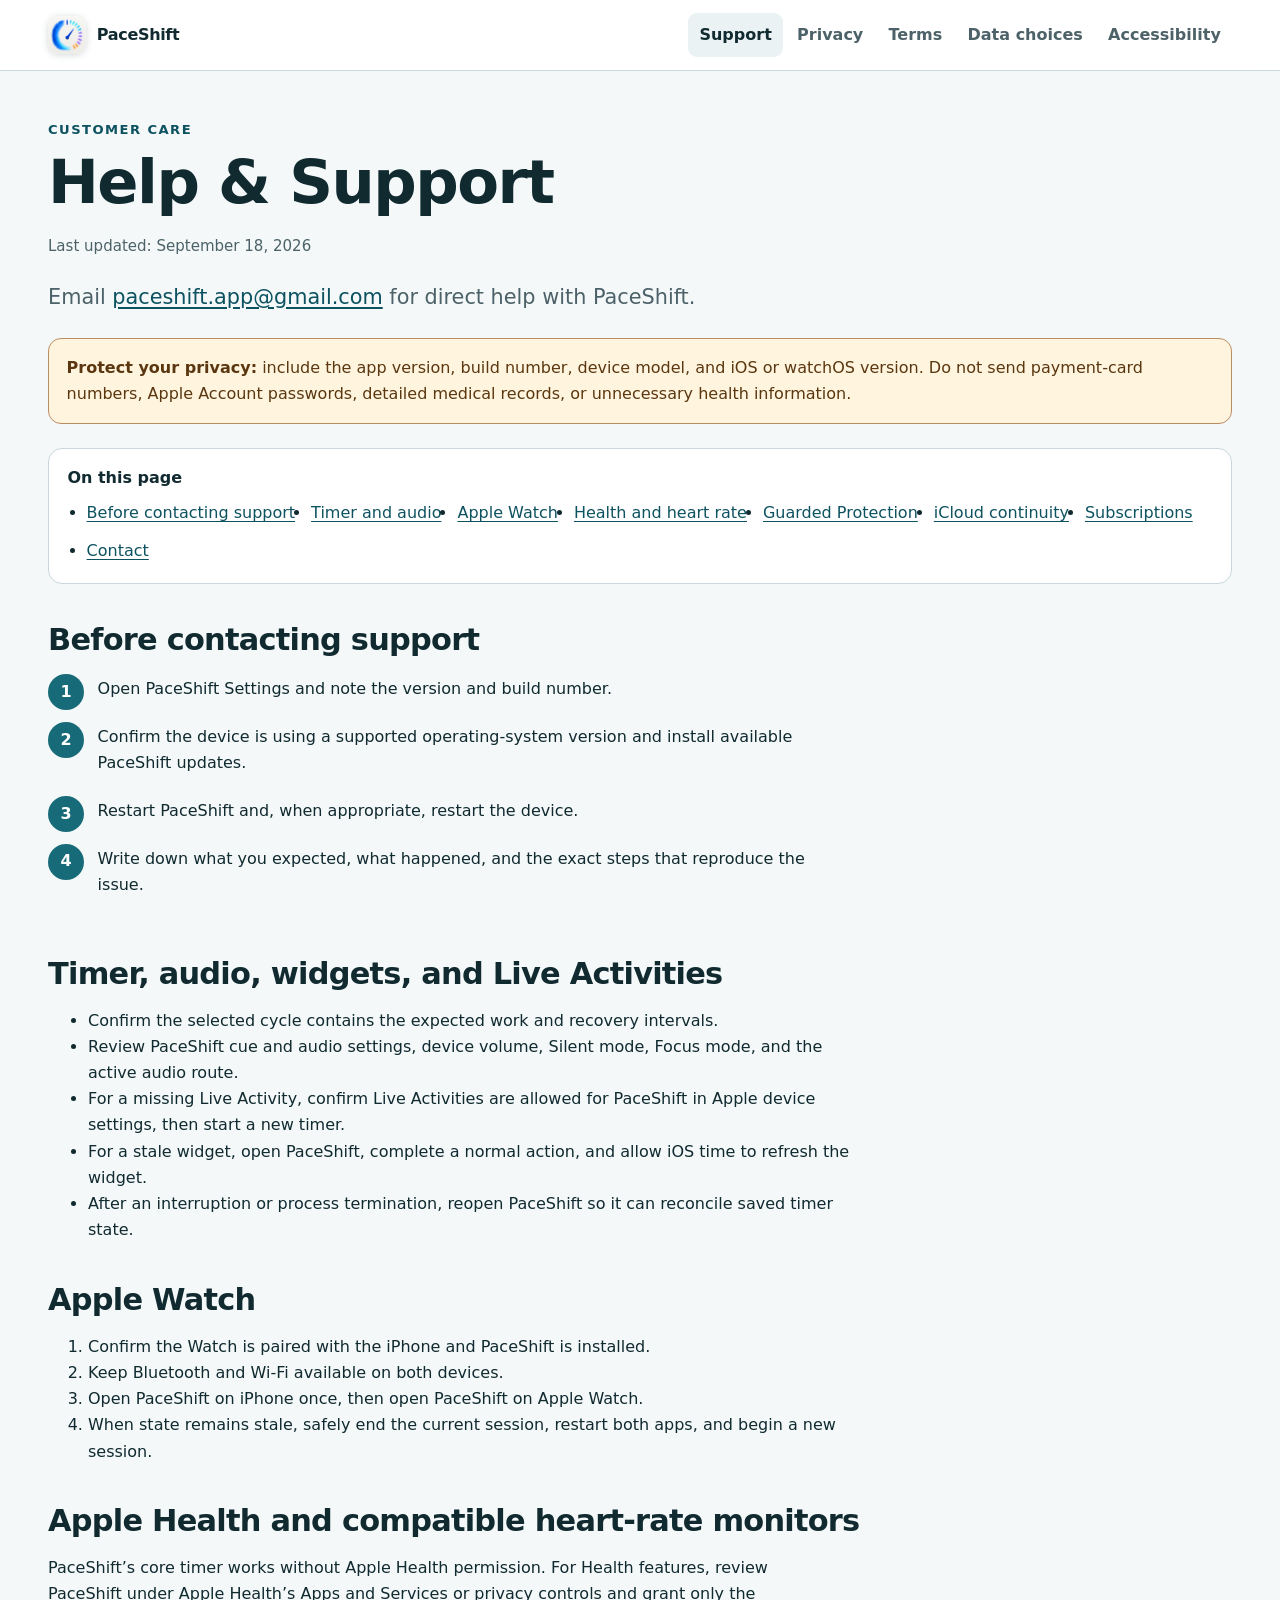
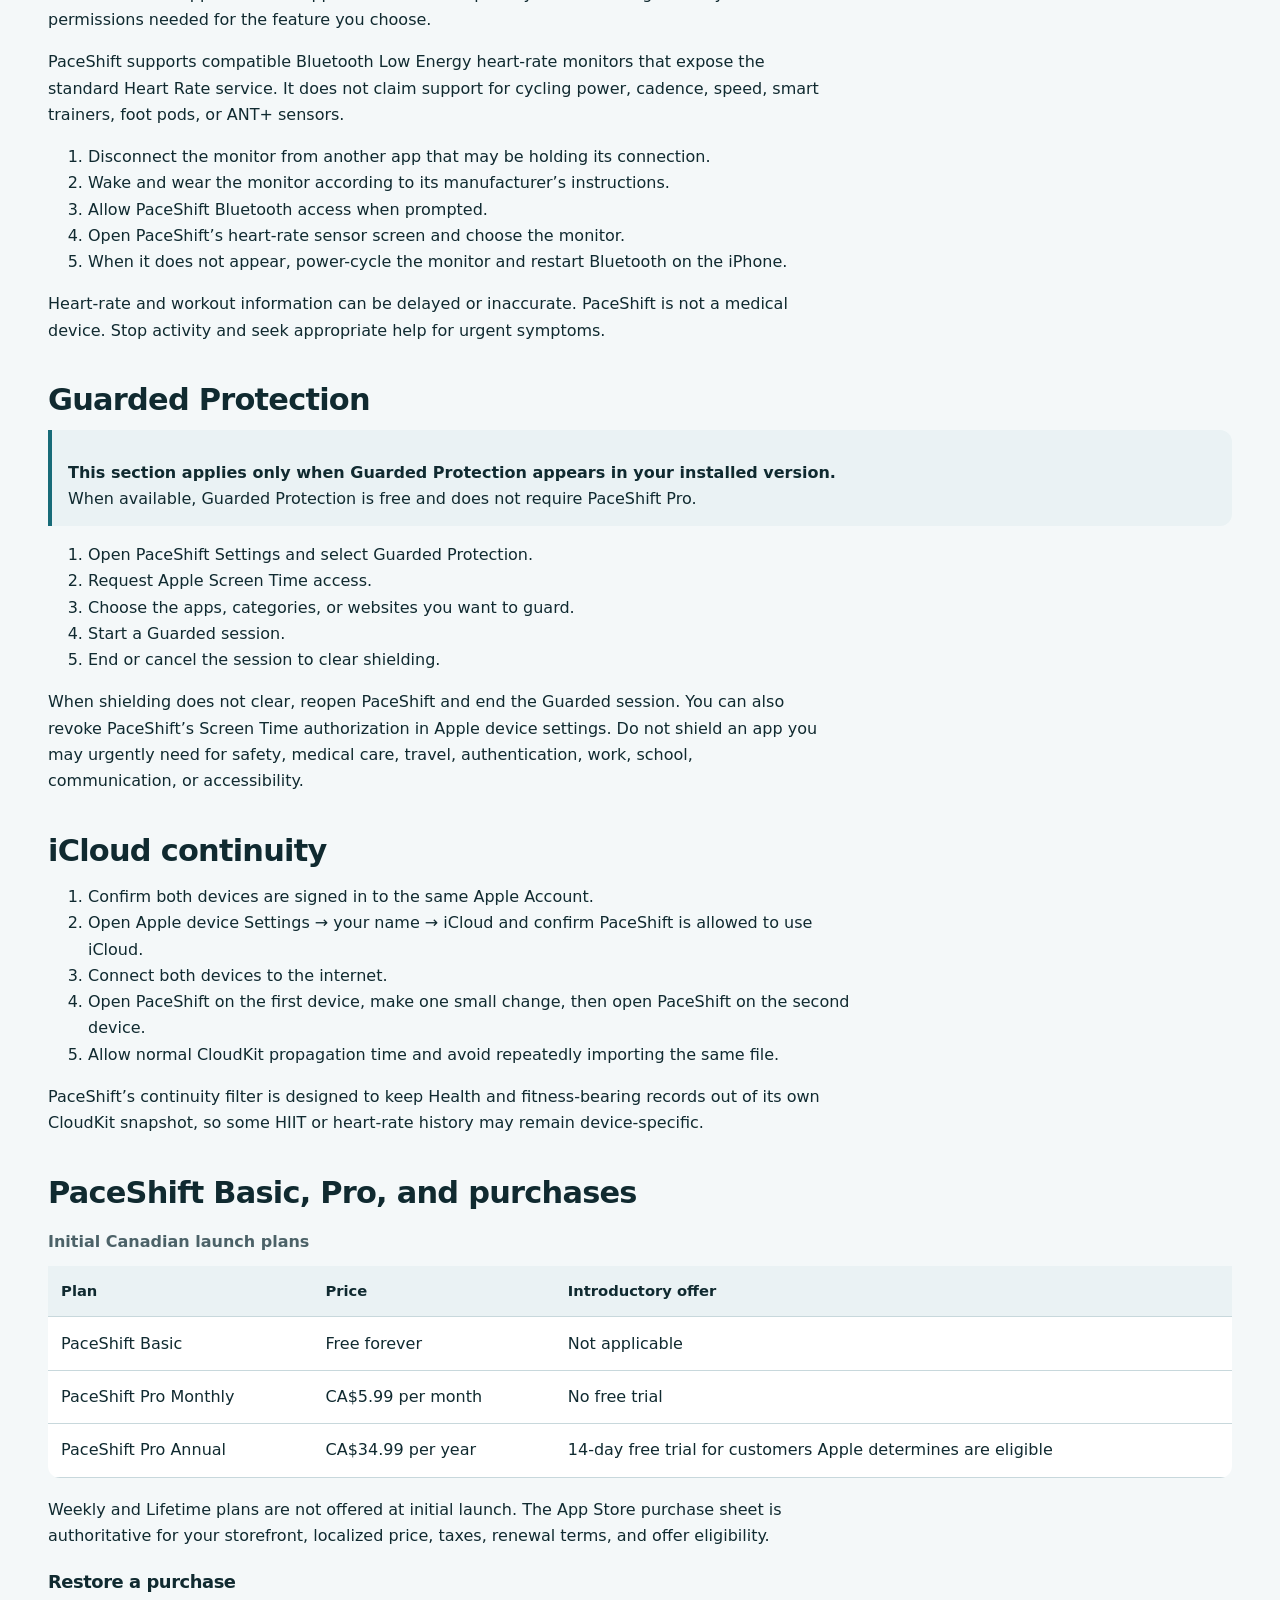
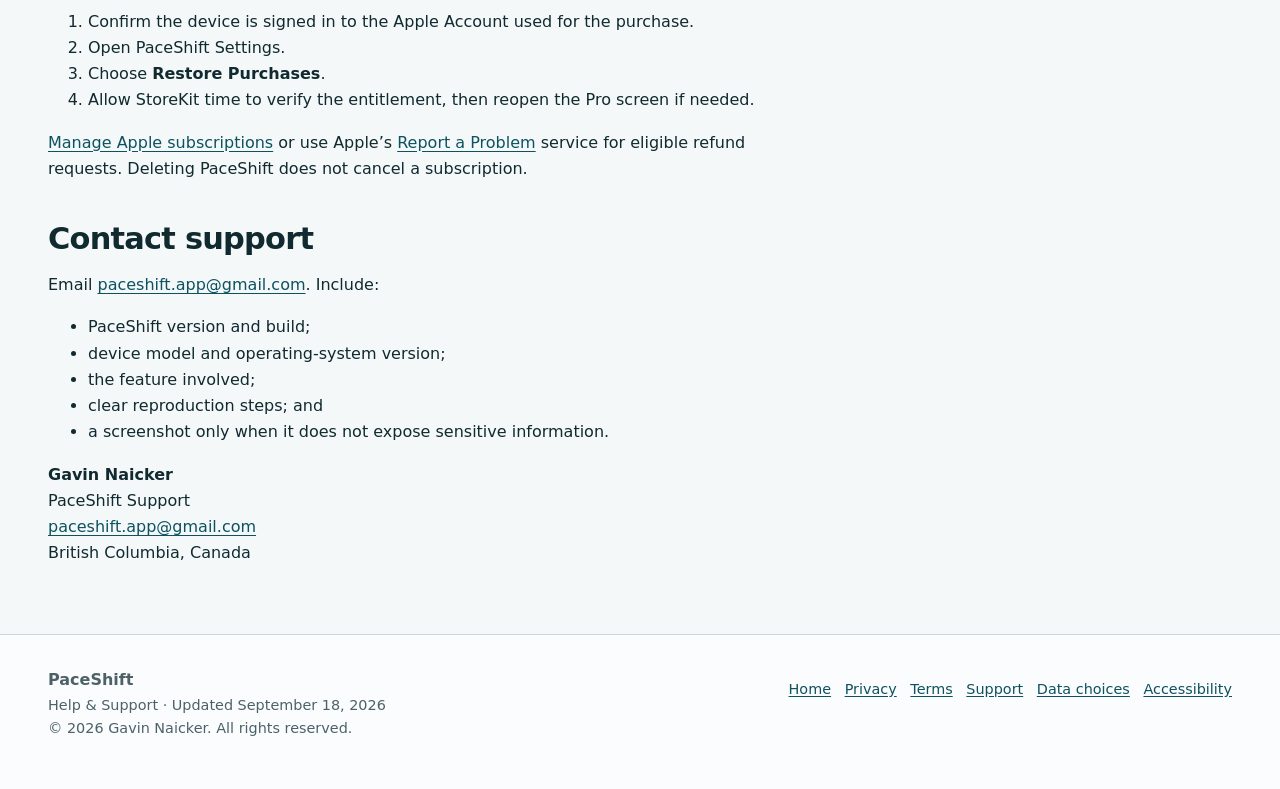
<file: support.html>
<!doctype html>
    <html lang="en-CA">
    <head>
    <meta charset="utf-8">
<meta http-equiv="Content-Security-Policy" content="default-src 'self'; img-src 'self' data:; style-src 'self'; script-src 'none'; connect-src 'none'; object-src 'none'; base-uri 'none'; form-action 'none'">
<meta name="viewport" content="width=device-width, initial-scale=1">
<meta name="description" content="Help and support for PaceShift: Interval Timer, including timers, Apple Watch, iCloud, purchases, Health, and heart-rate monitors.">
<meta name="author" content="Gavin Naicker">
<meta name="robots" content="index,follow,max-image-preview:large">
<meta name="referrer" content="strict-origin-when-cross-origin">
<meta name="theme-color" content="#176b78">
<meta name="color-scheme" content="light dark">
<title>Help & Support — PaceShift</title>
<link rel="canonical" href="https://paceshiftapp.github.io/paceshift-support/support.html">
<link rel="icon" href="assets/favicon-light.png" type="image/png" sizes="64x64">
<link rel="icon" href="assets/favicon-light.png" type="image/png" sizes="64x64" media="(prefers-color-scheme: light)">
<link rel="icon" href="assets/favicon-dark.png" type="image/png" sizes="64x64" media="(prefers-color-scheme: dark)">
<link rel="apple-touch-icon" href="assets/apple-touch-icon.png">
<link rel="manifest" href="site.webmanifest">
<link rel="stylesheet" href="assets/styles.css">
<meta property="og:type" content="website">
<meta property="og:site_name" content="PaceShift">
<meta property="og:title" content="Help & Support — PaceShift">
<meta property="og:description" content="Help and support for PaceShift: Interval Timer, including timers, Apple Watch, iCloud, purchases, Health, and heart-rate monitors.">
<meta property="og:url" content="https://paceshiftapp.github.io/paceshift-support/support.html">
<meta property="og:image" content="https://paceshiftapp.github.io/paceshift-support/assets/social-card.png">
<meta property="og:image:width" content="1200">
<meta property="og:image:height" content="630">
<meta name="twitter:card" content="summary_large_image">
    </head>
    <body>
    <a class="skip-link" href="#content">Skip to content</a>
<header class="site-header">
  <div class="header-inner">
    <a class="brand" href="index.html" aria-label="PaceShift home"><picture class="brand-icon" aria-hidden="true"><source srcset="assets/app-icon-dark.png" media="(prefers-color-scheme: dark)"><img src="assets/app-icon-light.png" alt="" width="160" height="160"></picture><span>PaceShift</span></a>
    <nav class="site-nav" aria-label="Primary navigation"><a href="support.html" aria-current="page">Support</a><a href="privacy.html">Privacy</a><a href="terms.html">Terms</a><a href="delete-data.html">Data choices</a><a href="accessibility.html">Accessibility</a></nav>
  </div>
</header>
    <main id="content" class="legal"><div class="container">
  <p class="eyebrow">Customer care</p>
  <h1>Help &amp; Support</h1>
  <p class="meta">Last updated: <time datetime="2026-09-18">September 18, 2026</time></p>
  <p class="lede">Email <a href="mailto:paceshift.app@gmail.com?subject=PaceShift%20Support">paceshift.app@gmail.com</a> for direct help with PaceShift.</p>

  <div class="notice"><strong>Protect your privacy:</strong> include the app version, build number, device model, and iOS or watchOS version. Do not send payment-card numbers, Apple Account passwords, detailed medical records, or unnecessary health information.</div>

  <nav class="page-index" aria-label="On this page"><strong>On this page</strong><ul>
    <li><a href="#before-contacting">Before contacting support</a></li><li><a href="#timer">Timer and audio</a></li><li><a href="#watch">Apple Watch</a></li><li><a href="#health">Health and heart rate</a></li><li><a href="#guarded">Guarded Protection</a></li><li><a href="#icloud">iCloud continuity</a></li><li><a href="#subscriptions">Subscriptions</a></li><li><a href="#contact">Contact</a></li>
  </ul></nav>

  <h2 id="before-contacting">Before contacting support</h2>
  <ol class="steps">
    <li>Open PaceShift Settings and note the version and build number.</li>
    <li>Confirm the device is using a supported operating-system version and install available PaceShift updates.</li>
    <li>Restart PaceShift and, when appropriate, restart the device.</li>
    <li>Write down what you expected, what happened, and the exact steps that reproduce the issue.</li>
  </ol>

  <h2 id="timer">Timer, audio, widgets, and Live Activities</h2>
  <ul>
    <li>Confirm the selected cycle contains the expected work and recovery intervals.</li>
    <li>Review PaceShift cue and audio settings, device volume, Silent mode, Focus mode, and the active audio route.</li>
    <li>For a missing Live Activity, confirm Live Activities are allowed for PaceShift in Apple device settings, then start a new timer.</li>
    <li>For a stale widget, open PaceShift, complete a normal action, and allow iOS time to refresh the widget.</li>
    <li>After an interruption or process termination, reopen PaceShift so it can reconcile saved timer state.</li>
  </ul>

  <h2 id="watch">Apple Watch</h2>
  <ol>
    <li>Confirm the Watch is paired with the iPhone and PaceShift is installed.</li>
    <li>Keep Bluetooth and Wi-Fi available on both devices.</li>
    <li>Open PaceShift on iPhone once, then open PaceShift on Apple Watch.</li>
    <li>When state remains stale, safely end the current session, restart both apps, and begin a new session.</li>
  </ol>

  <h2 id="health">Apple Health and compatible heart-rate monitors</h2>
  <p>PaceShift’s core timer works without Apple Health permission. For Health features, review PaceShift under Apple Health’s Apps and Services or privacy controls and grant only the permissions needed for the feature you choose.</p>
  <p>PaceShift supports compatible Bluetooth Low Energy heart-rate monitors that expose the standard Heart Rate service. It does not claim support for cycling power, cadence, speed, smart trainers, foot pods, or ANT+ sensors.</p>
  <ol>
    <li>Disconnect the monitor from another app that may be holding its connection.</li>
    <li>Wake and wear the monitor according to its manufacturer’s instructions.</li>
    <li>Allow PaceShift Bluetooth access when prompted.</li>
    <li>Open PaceShift’s heart-rate sensor screen and choose the monitor.</li>
    <li>When it does not appear, power-cycle the monitor and restart Bluetooth on the iPhone.</li>
  </ol>
  <p>Heart-rate and workout information can be delayed or inaccurate. PaceShift is not a medical device. Stop activity and seek appropriate help for urgent symptoms.</p>

  <h2 id="guarded">Guarded Protection</h2>
  <div class="callout"><p><strong>This section applies only when Guarded Protection appears in your installed version.</strong> When available, Guarded Protection is free and does not require PaceShift Pro.</p></div>
  <ol>
    <li>Open PaceShift Settings and select Guarded Protection.</li>
    <li>Request Apple Screen Time access.</li>
    <li>Choose the apps, categories, or websites you want to guard.</li>
    <li>Start a Guarded session.</li>
    <li>End or cancel the session to clear shielding.</li>
  </ol>
  <p>When shielding does not clear, reopen PaceShift and end the Guarded session. You can also revoke PaceShift’s Screen Time authorization in Apple device settings. Do not shield an app you may urgently need for safety, medical care, travel, authentication, work, school, communication, or accessibility.</p>

  <h2 id="icloud">iCloud continuity</h2>
  <ol>
    <li>Confirm both devices are signed in to the same Apple Account.</li>
    <li>Open Apple device Settings → your name → iCloud and confirm PaceShift is allowed to use iCloud.</li>
    <li>Connect both devices to the internet.</li>
    <li>Open PaceShift on the first device, make one small change, then open PaceShift on the second device.</li>
    <li>Allow normal CloudKit propagation time and avoid repeatedly importing the same file.</li>
  </ol>
  <p>PaceShift’s continuity filter is designed to keep Health and fitness-bearing records out of its own CloudKit snapshot, so some HIIT or heart-rate history may remain device-specific.</p>

  <h2 id="subscriptions">PaceShift Basic, Pro, and purchases</h2>
  <div class="table-wrap"><table>
    <caption>Initial Canadian launch plans</caption>
    <thead><tr><th scope="col">Plan</th><th scope="col">Price</th><th scope="col">Introductory offer</th></tr></thead>
    <tbody>
      <tr><td>PaceShift Basic</td><td>Free forever</td><td>Not applicable</td></tr>
      <tr><td>PaceShift Pro Monthly</td><td>CA$5.99 per month</td><td>No free trial</td></tr>
      <tr><td>PaceShift Pro Annual</td><td>CA$34.99 per year</td><td>14-day free trial for customers Apple determines are eligible</td></tr>
    </tbody>
  </table></div>
  <p>Weekly and Lifetime plans are not offered at initial launch. The App Store purchase sheet is authoritative for your storefront, localized price, taxes, renewal terms, and offer eligibility.</p>
  <h3>Restore a purchase</h3>
  <ol>
    <li>Confirm the device is signed in to the Apple Account used for the purchase.</li>
    <li>Open PaceShift Settings.</li>
    <li>Choose <strong>Restore Purchases</strong>.</li>
    <li>Allow StoreKit time to verify the entitlement, then reopen the Pro screen if needed.</li>
  </ol>
  <p><a href="https://apps.apple.com/account/subscriptions" rel="external">Manage Apple subscriptions</a> or use Apple’s <a href="https://reportaproblem.apple.com/" rel="external">Report a Problem</a> service for eligible refund requests. Deleting PaceShift does not cancel a subscription.</p>

  <h2 id="contact">Contact support</h2>
  <p>Email <a href="mailto:paceshift.app@gmail.com?subject=PaceShift%20Support">paceshift.app@gmail.com</a>. Include:</p>
  <ul>
    <li>PaceShift version and build;</li>
    <li>device model and operating-system version;</li>
    <li>the feature involved;</li>
    <li>clear reproduction steps; and</li>
    <li>a screenshot only when it does not expose sensitive information.</li>
  </ul>
  <address><strong>Gavin Naicker</strong><br>PaceShift Support<br><a href="mailto:paceshift.app@gmail.com">paceshift.app@gmail.com</a><br>British Columbia, Canada</address>
</div></main>
    <footer class="site-footer">
  <div class="header-inner footer-inner">
    <div><strong>PaceShift</strong><div class="small">Help & Support · Updated September 18, 2026<br>© 2026 Gavin Naicker. All rights reserved.</div></div>
    <div class="footer-links small"><a href="index.html">Home</a><a href="privacy.html">Privacy</a><a href="terms.html">Terms</a><a href="support.html">Support</a><a href="delete-data.html">Data choices</a><a href="accessibility.html">Accessibility</a></div>
  </div>
</footer>
    </body>
    </html>
</file>
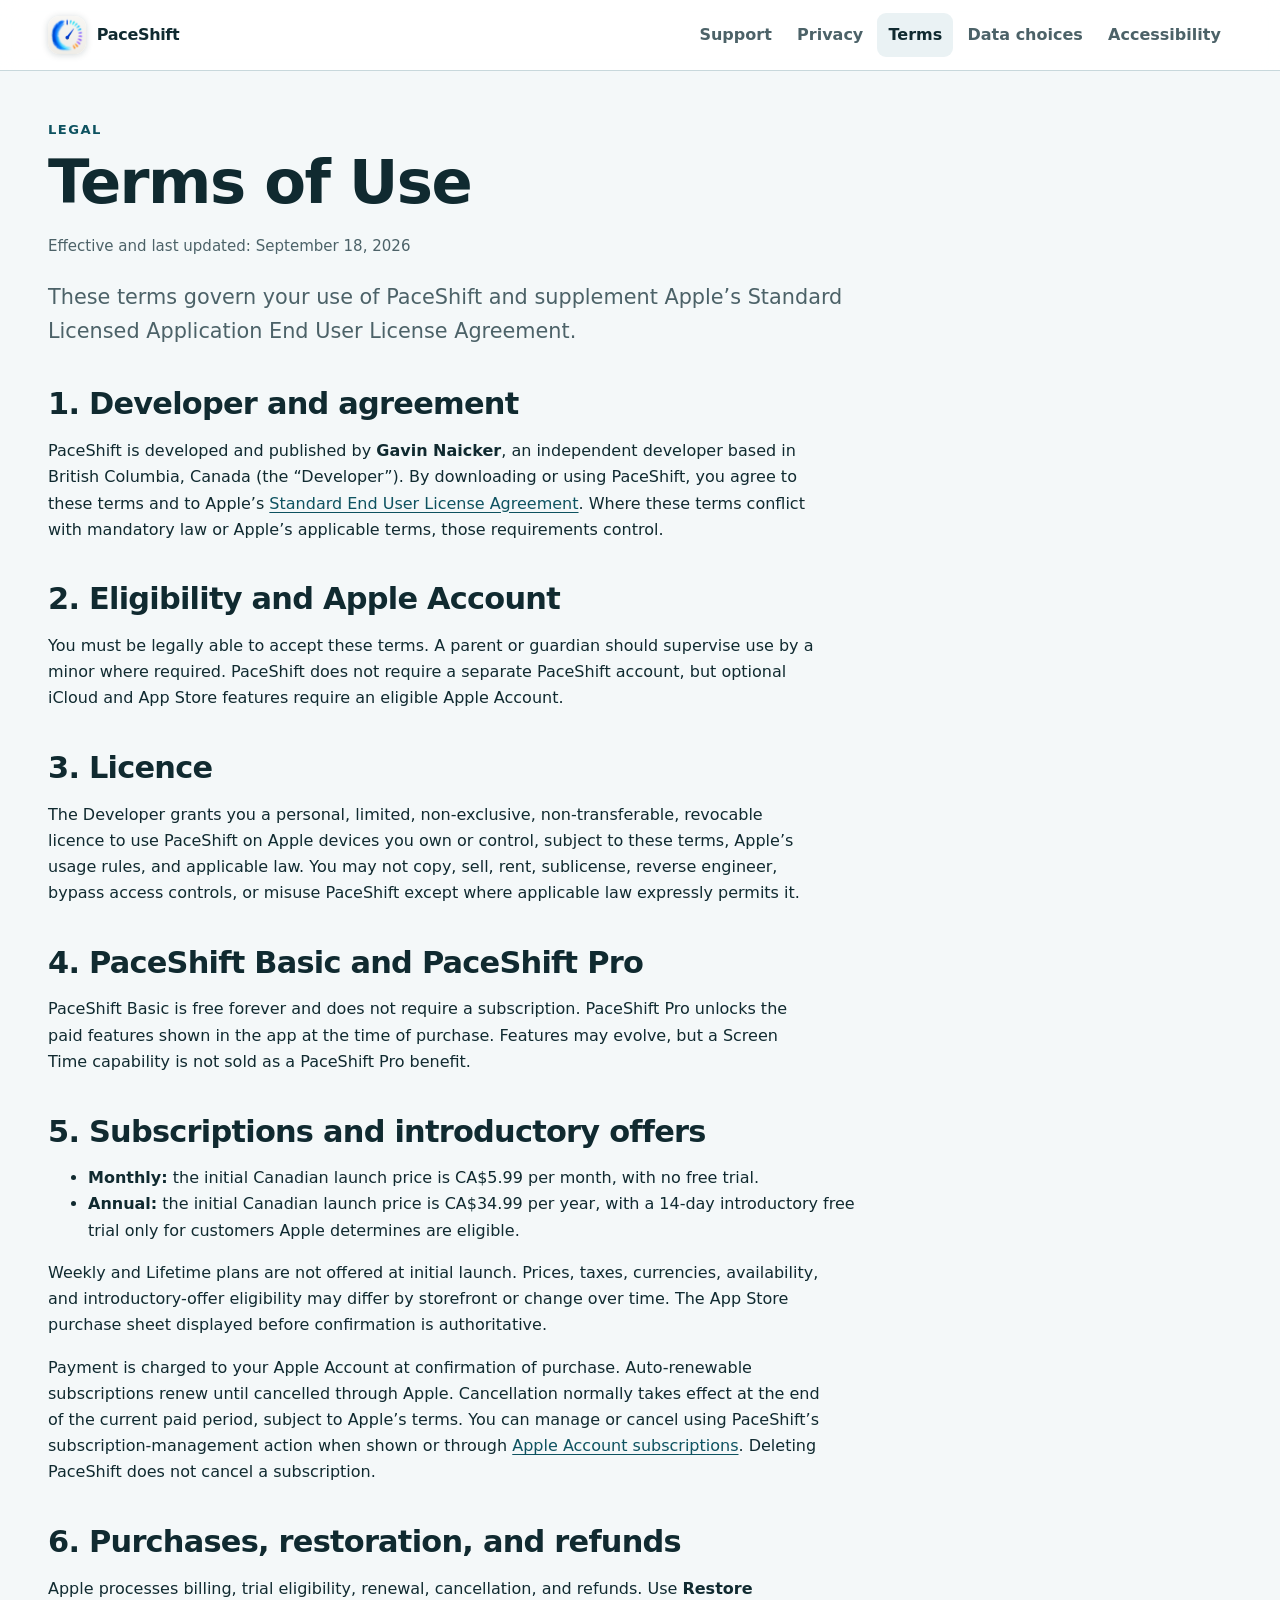
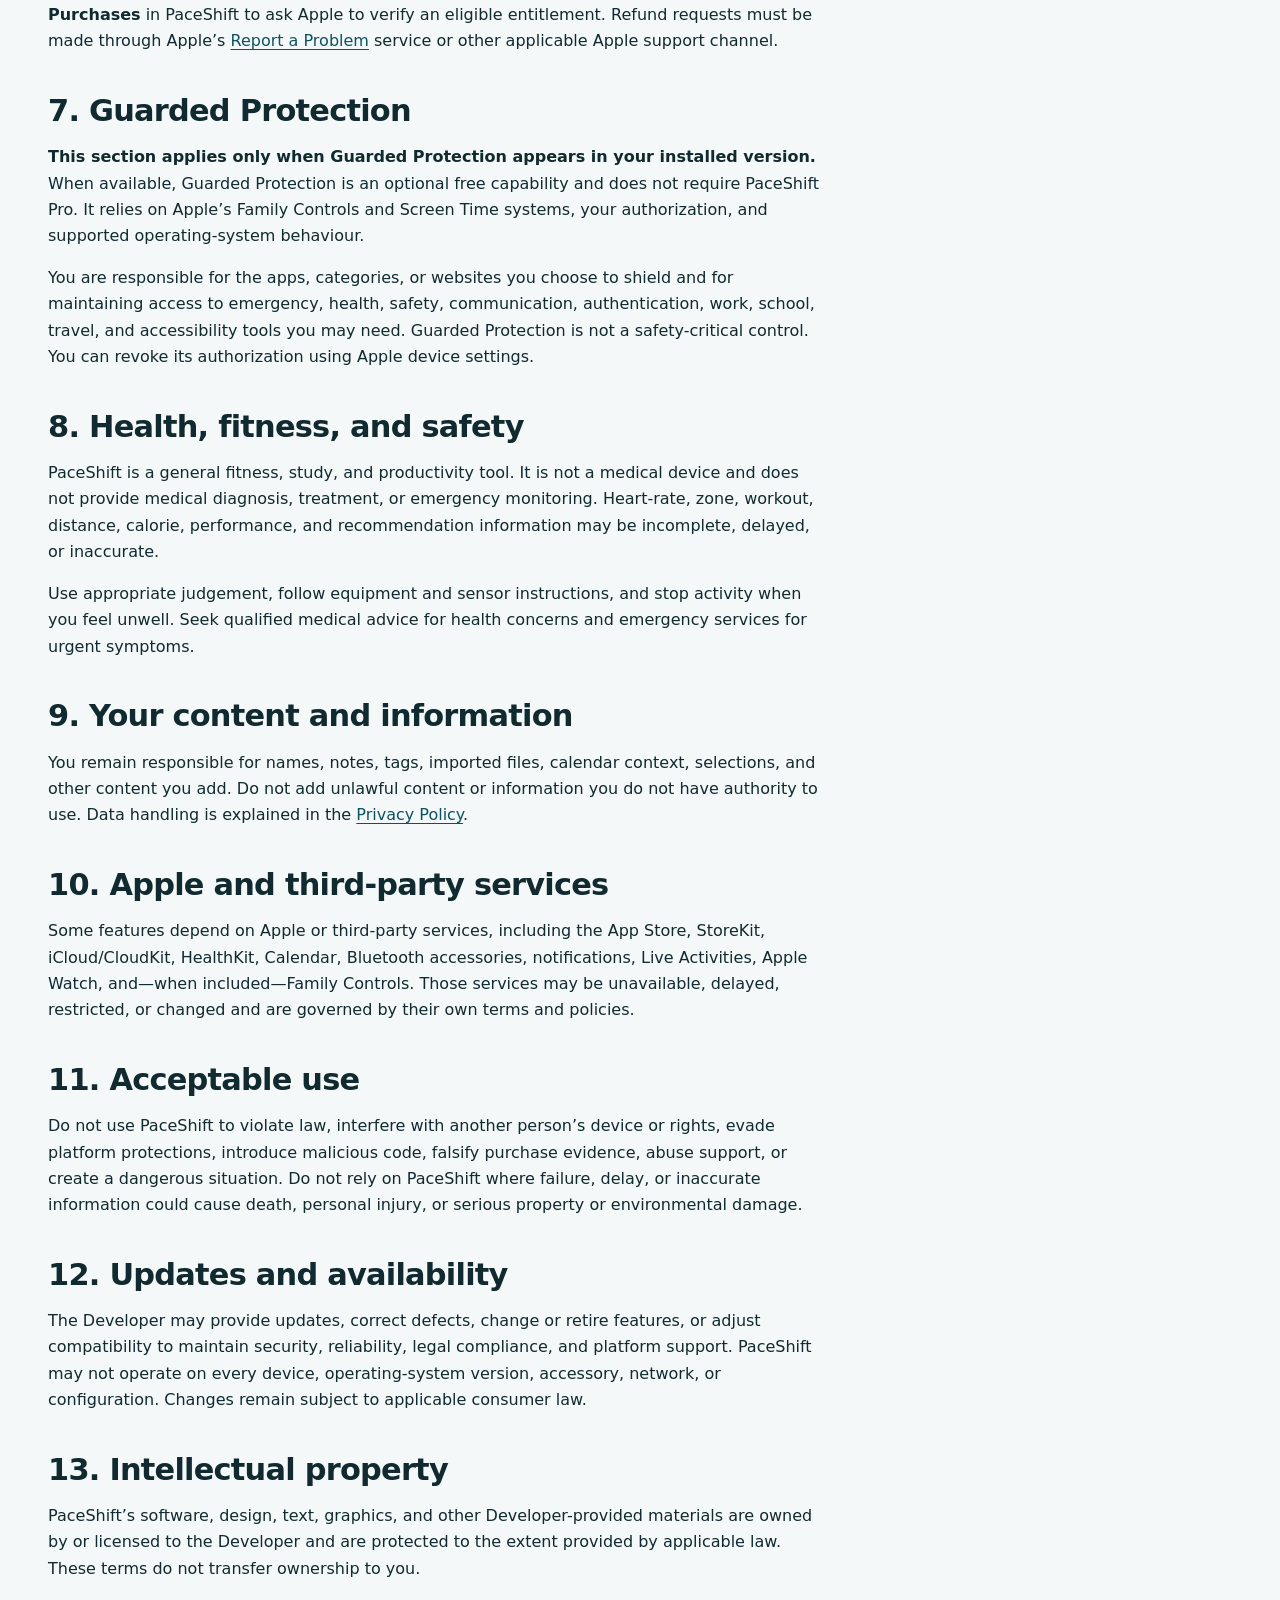
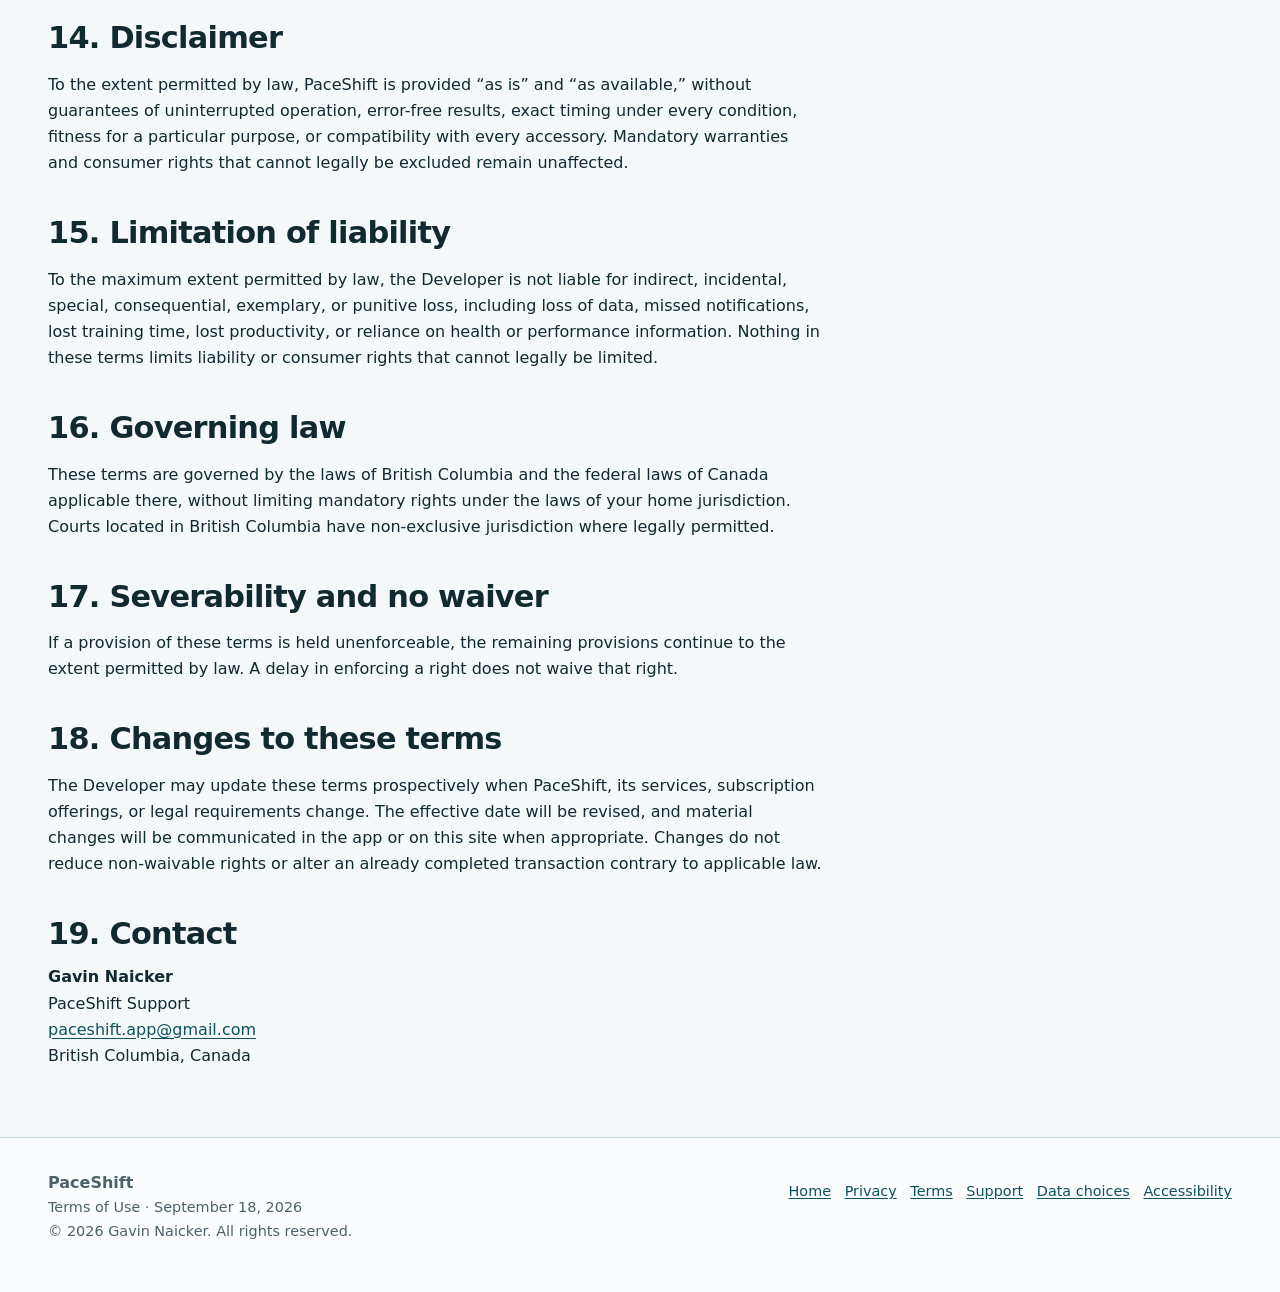
<file: terms.html>
<!doctype html>
    <html lang="en-CA">
    <head>
    <meta charset="utf-8">
<meta http-equiv="Content-Security-Policy" content="default-src 'self'; img-src 'self' data:; style-src 'self'; script-src 'none'; connect-src 'none'; object-src 'none'; base-uri 'none'; form-action 'none'">
<meta name="viewport" content="width=device-width, initial-scale=1">
<meta name="description" content="Terms of Use for PaceShift: Interval Timer, published by Gavin Naicker.">
<meta name="author" content="Gavin Naicker">
<meta name="robots" content="index,follow,max-image-preview:large">
<meta name="referrer" content="strict-origin-when-cross-origin">
<meta name="theme-color" content="#176b78">
<meta name="color-scheme" content="light dark">
<title>Terms of Use — PaceShift</title>
<link rel="canonical" href="https://paceshiftapp.github.io/paceshift-support/terms.html">
<link rel="icon" href="assets/favicon-light.png" type="image/png" sizes="64x64">
<link rel="icon" href="assets/favicon-light.png" type="image/png" sizes="64x64" media="(prefers-color-scheme: light)">
<link rel="icon" href="assets/favicon-dark.png" type="image/png" sizes="64x64" media="(prefers-color-scheme: dark)">
<link rel="apple-touch-icon" href="assets/apple-touch-icon.png">
<link rel="manifest" href="site.webmanifest">
<link rel="stylesheet" href="assets/styles.css">
<meta property="og:type" content="website">
<meta property="og:site_name" content="PaceShift">
<meta property="og:title" content="Terms of Use — PaceShift">
<meta property="og:description" content="Terms of Use for PaceShift: Interval Timer, published by Gavin Naicker.">
<meta property="og:url" content="https://paceshiftapp.github.io/paceshift-support/terms.html">
<meta property="og:image" content="https://paceshiftapp.github.io/paceshift-support/assets/social-card.png">
<meta property="og:image:width" content="1200">
<meta property="og:image:height" content="630">
<meta name="twitter:card" content="summary_large_image">
    </head>
    <body>
    <a class="skip-link" href="#content">Skip to content</a>
<header class="site-header">
  <div class="header-inner">
    <a class="brand" href="index.html" aria-label="PaceShift home"><picture class="brand-icon" aria-hidden="true"><source srcset="assets/app-icon-dark.png" media="(prefers-color-scheme: dark)"><img src="assets/app-icon-light.png" alt="" width="160" height="160"></picture><span>PaceShift</span></a>
    <nav class="site-nav" aria-label="Primary navigation"><a href="support.html">Support</a><a href="privacy.html">Privacy</a><a href="terms.html" aria-current="page">Terms</a><a href="delete-data.html">Data choices</a><a href="accessibility.html">Accessibility</a></nav>
  </div>
</header>
    <main id="content" class="legal"><div class="container">
  <p class="eyebrow">Legal</p>
  <h1>Terms of Use</h1>
  <p class="meta">Effective and last updated: <time datetime="2026-09-18">September 18, 2026</time></p>
  <p class="lede">These terms govern your use of PaceShift and supplement Apple’s Standard Licensed Application End User License Agreement.</p>

  <h2>1. Developer and agreement</h2>
  <p>PaceShift is developed and published by <strong>Gavin Naicker</strong>, an independent developer based in British Columbia, Canada (the “Developer”). By downloading or using PaceShift, you agree to these terms and to Apple’s <a href="https://www.apple.com/legal/internet-services/itunes/dev/stdeula/" rel="external">Standard End User License Agreement</a>. Where these terms conflict with mandatory law or Apple’s applicable terms, those requirements control.</p>

  <h2>2. Eligibility and Apple Account</h2>
  <p>You must be legally able to accept these terms. A parent or guardian should supervise use by a minor where required. PaceShift does not require a separate PaceShift account, but optional iCloud and App Store features require an eligible Apple Account.</p>

  <h2>3. Licence</h2>
  <p>The Developer grants you a personal, limited, non-exclusive, non-transferable, revocable licence to use PaceShift on Apple devices you own or control, subject to these terms, Apple’s usage rules, and applicable law. You may not copy, sell, rent, sublicense, reverse engineer, bypass access controls, or misuse PaceShift except where applicable law expressly permits it.</p>

  <h2>4. PaceShift Basic and PaceShift Pro</h2>
  <p>PaceShift Basic is free forever and does not require a subscription. PaceShift Pro unlocks the paid features shown in the app at the time of purchase. Features may evolve, but a Screen Time capability is not sold as a PaceShift Pro benefit.</p>

  <h2>5. Subscriptions and introductory offers</h2>
  <ul>
    <li><strong>Monthly:</strong> the initial Canadian launch price is CA$5.99 per month, with no free trial.</li>
    <li><strong>Annual:</strong> the initial Canadian launch price is CA$34.99 per year, with a 14-day introductory free trial only for customers Apple determines are eligible.</li>
  </ul>
  <p>Weekly and Lifetime plans are not offered at initial launch. Prices, taxes, currencies, availability, and introductory-offer eligibility may differ by storefront or change over time. The App Store purchase sheet displayed before confirmation is authoritative.</p>
  <p>Payment is charged to your Apple Account at confirmation of purchase. Auto-renewable subscriptions renew until cancelled through Apple. Cancellation normally takes effect at the end of the current paid period, subject to Apple’s terms. You can manage or cancel using PaceShift’s subscription-management action when shown or through <a href="https://apps.apple.com/account/subscriptions" rel="external">Apple Account subscriptions</a>. Deleting PaceShift does not cancel a subscription.</p>

  <h2>6. Purchases, restoration, and refunds</h2>
  <p>Apple processes billing, trial eligibility, renewal, cancellation, and refunds. Use <strong>Restore Purchases</strong> in PaceShift to ask Apple to verify an eligible entitlement. Refund requests must be made through Apple’s <a href="https://reportaproblem.apple.com/" rel="external">Report a Problem</a> service or other applicable Apple support channel.</p>

  <h2>7. Guarded Protection</h2>
  <p><strong>This section applies only when Guarded Protection appears in your installed version.</strong> When available, Guarded Protection is an optional free capability and does not require PaceShift Pro. It relies on Apple’s Family Controls and Screen Time systems, your authorization, and supported operating-system behaviour.</p>
  <p>You are responsible for the apps, categories, or websites you choose to shield and for maintaining access to emergency, health, safety, communication, authentication, work, school, travel, and accessibility tools you may need. Guarded Protection is not a safety-critical control. You can revoke its authorization using Apple device settings.</p>

  <h2>8. Health, fitness, and safety</h2>
  <p>PaceShift is a general fitness, study, and productivity tool. It is not a medical device and does not provide medical diagnosis, treatment, or emergency monitoring. Heart-rate, zone, workout, distance, calorie, performance, and recommendation information may be incomplete, delayed, or inaccurate.</p>
  <p>Use appropriate judgement, follow equipment and sensor instructions, and stop activity when you feel unwell. Seek qualified medical advice for health concerns and emergency services for urgent symptoms.</p>

  <h2>9. Your content and information</h2>
  <p>You remain responsible for names, notes, tags, imported files, calendar context, selections, and other content you add. Do not add unlawful content or information you do not have authority to use. Data handling is explained in the <a href="privacy.html">Privacy Policy</a>.</p>

  <h2>10. Apple and third-party services</h2>
  <p>Some features depend on Apple or third-party services, including the App Store, StoreKit, iCloud/CloudKit, HealthKit, Calendar, Bluetooth accessories, notifications, Live Activities, Apple Watch, and—when included—Family Controls. Those services may be unavailable, delayed, restricted, or changed and are governed by their own terms and policies.</p>

  <h2>11. Acceptable use</h2>
  <p>Do not use PaceShift to violate law, interfere with another person’s device or rights, evade platform protections, introduce malicious code, falsify purchase evidence, abuse support, or create a dangerous situation. Do not rely on PaceShift where failure, delay, or inaccurate information could cause death, personal injury, or serious property or environmental damage.</p>

  <h2>12. Updates and availability</h2>
  <p>The Developer may provide updates, correct defects, change or retire features, or adjust compatibility to maintain security, reliability, legal compliance, and platform support. PaceShift may not operate on every device, operating-system version, accessory, network, or configuration. Changes remain subject to applicable consumer law.</p>

  <h2>13. Intellectual property</h2>
  <p>PaceShift’s software, design, text, graphics, and other Developer-provided materials are owned by or licensed to the Developer and are protected to the extent provided by applicable law. These terms do not transfer ownership to you.</p>

  <h2>14. Disclaimer</h2>
  <p>To the extent permitted by law, PaceShift is provided “as is” and “as available,” without guarantees of uninterrupted operation, error-free results, exact timing under every condition, fitness for a particular purpose, or compatibility with every accessory. Mandatory warranties and consumer rights that cannot legally be excluded remain unaffected.</p>

  <h2>15. Limitation of liability</h2>
  <p>To the maximum extent permitted by law, the Developer is not liable for indirect, incidental, special, consequential, exemplary, or punitive loss, including loss of data, missed notifications, lost training time, lost productivity, or reliance on health or performance information. Nothing in these terms limits liability or consumer rights that cannot legally be limited.</p>

  <h2>16. Governing law</h2>
  <p>These terms are governed by the laws of British Columbia and the federal laws of Canada applicable there, without limiting mandatory rights under the laws of your home jurisdiction. Courts located in British Columbia have non-exclusive jurisdiction where legally permitted.</p>

  <h2>17. Severability and no waiver</h2>
  <p>If a provision of these terms is held unenforceable, the remaining provisions continue to the extent permitted by law. A delay in enforcing a right does not waive that right.</p>

  <h2>18. Changes to these terms</h2>
  <p>The Developer may update these terms prospectively when PaceShift, its services, subscription offerings, or legal requirements change. The effective date will be revised, and material changes will be communicated in the app or on this site when appropriate. Changes do not reduce non-waivable rights or alter an already completed transaction contrary to applicable law.</p>

  <h2>19. Contact</h2>
  <address><strong>Gavin Naicker</strong><br>PaceShift Support<br><a href="mailto:paceshift.app@gmail.com?subject=PaceShift%20Terms%20Question">paceshift.app@gmail.com</a><br>British Columbia, Canada</address>
</div></main>
    <footer class="site-footer">
  <div class="header-inner footer-inner">
    <div><strong>PaceShift</strong><div class="small">Terms of Use · September 18, 2026<br>© 2026 Gavin Naicker. All rights reserved.</div></div>
    <div class="footer-links small"><a href="index.html">Home</a><a href="privacy.html">Privacy</a><a href="terms.html">Terms</a><a href="support.html">Support</a><a href="delete-data.html">Data choices</a><a href="accessibility.html">Accessibility</a></div>
  </div>
</footer>
    </body>
    </html>
</file>
<file: assets/styles.css>
/* PaceShift public support and legal site */
:root {
  color-scheme: light dark;
  --bg: #f4f8f9;
  --surface: #ffffff;
  --surface-soft: #eaf2f4;
  --text: #102a30;
  --muted: #4c6268;
  --brand: #176b78;
  --brand-strong: #0d5260;
  --accent: #b55f14;
  --warning-bg: #fff4dd;
  --warning-text: #5a3710;
  --border: #c8d8dc;
  --focus: #8a4300;
  --shadow: 0 12px 34px rgba(16, 42, 48, 0.09);
  --radius: 18px;
  --max: 74rem;
}

@media (prefers-color-scheme: dark) {
  :root {
    --bg: #08181c;
    --surface: #10262b;
    --surface-soft: #17343a;
    --text: #edf8fa;
    --muted: #b8cdd2;
    --brand: #75d2df;
    --brand-strong: #a6e9f1;
    --accent: #f0b56f;
    --warning-bg: #3c2b14;
    --warning-text: #ffe2b5;
    --border: #355159;
    --focus: #ffc276;
    --shadow: 0 12px 34px rgba(0, 0, 0, 0.28);
  }
}

* { box-sizing: border-box; }
html { scroll-behavior: smooth; -webkit-text-size-adjust: 100%; }
body {
  margin: 0;
  background: var(--bg);
  color: var(--text);
  font-family: -apple-system, BlinkMacSystemFont, "Segoe UI", system-ui, sans-serif;
  font-size: 1rem;
  line-height: 1.64;
  text-rendering: optimizeLegibility;
}
img, svg { max-width: 100%; }
a { color: var(--brand-strong); text-underline-offset: .16em; }
a:hover { text-decoration-thickness: .13em; }
a:focus-visible, button:focus-visible, summary:focus-visible {
  outline: 3px solid var(--focus);
  outline-offset: 3px;
  border-radius: 5px;
}

.sr-only {
  position: absolute;
  width: 1px;
  height: 1px;
  padding: 0;
  margin: -1px;
  overflow: hidden;
  clip: rect(0, 0, 0, 0);
  white-space: nowrap;
  border: 0;
}
.skip-link {
  position: fixed;
  z-index: 1000;
  left: 1rem;
  top: 1rem;
  transform: translateY(-200%);
  background: var(--surface);
  color: var(--text);
  border: 2px solid var(--focus);
  border-radius: 8px;
  padding: .7rem 1rem;
  font-weight: 750;
}
.skip-link:focus { transform: translateY(0); }

.site-header {
  position: sticky;
  top: 0;
  z-index: 20;
  border-bottom: 1px solid var(--border);
  background: var(--surface);
  background: color-mix(in srgb, var(--surface) 92%, transparent);
  backdrop-filter: blur(12px);
  -webkit-backdrop-filter: blur(12px);
}
.header-inner, .container {
  width: min(calc(100% - 2rem), var(--max));
  margin-inline: auto;
}
.header-inner {
  min-height: 4.35rem;
  display: flex;
  align-items: center;
  justify-content: space-between;
  gap: 1rem;
}
.brand {
  min-height: 44px;
  display: inline-flex;
  align-items: center;
  gap: .7rem;
  color: var(--text);
  text-decoration: none;
  font-weight: 820;
  letter-spacing: -.02em;
}
.brand-icon {
  width: 2.35rem;
  height: 2.35rem;
  display: block;
  flex: 0 0 auto;
  border-radius: .72rem;
  overflow: hidden;
  box-shadow: 0 1px 7px rgba(16, 42, 48, .18);
}
.brand-icon img {
  width: 100%;
  height: 100%;
  display: block;
}
.site-nav { display: flex; flex-wrap: wrap; gap: .18rem; }
.site-nav a {
  min-height: 44px;
  display: inline-flex;
  align-items: center;
  padding: .55rem .7rem;
  border-radius: 9px;
  color: var(--muted);
  text-decoration: none;
  font-weight: 650;
}
.site-nav a:hover, .site-nav a[aria-current="page"] {
  background: var(--surface-soft);
  color: var(--text);
}

main { padding: 3rem 0 4.25rem; }
.hero { padding: clamp(1rem, 4vw, 3rem) 0; max-width: 62rem; }
.eyebrow {
  margin: 0 0 .45rem;
  color: var(--brand-strong);
  font-size: .82rem;
  font-weight: 800;
  letter-spacing: .11em;
  text-transform: uppercase;
}
h1, h2, h3 { line-height: 1.17; letter-spacing: -.025em; }
h1 { margin: .15rem 0 1rem; max-width: 22ch; font-size: clamp(2.25rem, 6vw, 4.75rem); }
.legal h1 { max-width: none; font-size: clamp(2.1rem, 5vw, 3.8rem); }
h2 { margin: 2.4rem 0 .8rem; font-size: clamp(1.35rem, 3vw, 1.9rem); }
h3 { margin: 1.4rem 0 .5rem; font-size: 1.12rem; }
p, li, dd { max-width: 76ch; }
.lede { max-width: 64ch; color: var(--muted); font-size: clamp(1.08rem, 2vw, 1.3rem); }
.meta { color: var(--muted); font-size: .94rem; }
.owner-line {
  display: inline-flex;
  align-items: center;
  min-height: 2.25rem;
  margin-top: .65rem;
  padding: .35rem .72rem;
  border: 1px solid var(--border);
  border-radius: 999px;
  background: var(--surface-soft);
  color: var(--muted);
  font-size: .92rem;
  font-weight: 650;
}

.actions { display: flex; flex-wrap: wrap; gap: .75rem; margin-top: 1.5rem; }
.button {
  min-height: 44px;
  display: inline-flex;
  align-items: center;
  justify-content: center;
  border: 1px solid var(--brand);
  border-radius: 11px;
  padding: .72rem 1rem;
  background: var(--brand);
  color: #fff;
  text-decoration: none;
  font-weight: 750;
}
.button:hover { background: var(--brand-strong); border-color: var(--brand-strong); color: #fff; }
.button.secondary { background: var(--surface); color: var(--brand-strong); border-color: var(--border); }
.button.secondary:hover { background: var(--surface-soft); color: var(--text); }

.grid { display: grid; grid-template-columns: repeat(2, minmax(0, 1fr)); gap: 1rem; margin-top: 2rem; }
.card {
  background: var(--surface);
  border: 1px solid var(--border);
  border-radius: var(--radius);
  box-shadow: var(--shadow);
  padding: 1.4rem;
}
.card h2, .card h3 { margin-top: .15rem; }
.card p:last-child { margin-bottom: 0; }
.card-link { display: block; color: inherit; text-decoration: none; transition: transform .15s ease, border-color .15s ease; }
.card-link:hover { border-color: var(--brand); transform: translateY(-1px); }
.contact-card { margin-top: 1rem; }

.page-index {
  margin: 1.5rem 0 2rem;
  padding: 1rem 1.15rem;
  border: 1px solid var(--border);
  border-radius: 14px;
  background: var(--surface);
}
.page-index strong { display: block; margin-bottom: .35rem; }
.page-index ul { display: flex; flex-wrap: wrap; gap: .35rem 1rem; margin: 0; padding-left: 1.2rem; }
.page-index a { min-height: 32px; display: inline-flex; align-items: center; }

.notice {
  margin: 1.5rem 0;
  padding: 1rem 1.1rem;
  border: 1px solid var(--border);
  border-color: color-mix(in srgb, var(--accent) 62%, var(--border));
  border-radius: 13px;
  background: var(--warning-bg);
  color: var(--warning-text);
}
.callout {
  border-left: 4px solid var(--brand);
  border-radius: 0 12px 12px 0;
  padding: .85rem 1rem;
  background: var(--surface-soft);
}
.callout p:last-child { margin-bottom: 0; }

.table-wrap { overflow-x: auto; margin: 1.2rem 0; border-radius: 12px; }
table { width: 100%; min-width: 760px; border-collapse: collapse; background: var(--surface); }
caption { margin-bottom: .65rem; text-align: left; color: var(--muted); font-weight: 650; }
th, td { padding: .82rem; border-bottom: 1px solid var(--border); text-align: left; vertical-align: top; }
th { background: var(--surface-soft); font-size: .92rem; }
code { padding: .08em .28em; border: 1px solid var(--border); border-radius: 6px; background: var(--surface-soft); }
address { font-style: normal; }
dt { margin-top: 1rem; font-weight: 760; }
dd { margin: .25rem 0 0; }

ol.steps { counter-reset: step; list-style: none; padding: 0; }
ol.steps > li {
  counter-increment: step;
  position: relative;
  min-height: 2.5rem;
  padding: .15rem 0 1.2rem 3.1rem;
}
ol.steps > li::before {
  content: counter(step);
  position: absolute;
  top: 0;
  left: 0;
  width: 2.25rem;
  height: 2.25rem;
  display: grid;
  place-items: center;
  border-radius: 50%;
  background: var(--brand);
  color: #fff;
  font-weight: 800;
}

.site-footer {
  border-top: 1px solid var(--border);
  padding: 2rem 0 3rem;
  color: var(--muted);
  background: var(--surface);
  background: color-mix(in srgb, var(--surface) 65%, transparent);
}
.footer-inner { display: flex; align-items: flex-start; justify-content: space-between; gap: 1rem; flex-wrap: wrap; }
.footer-links { display: flex; flex-wrap: wrap; gap: .25rem .85rem; }
.footer-links a { min-height: 44px; display: inline-flex; align-items: center; }
.small { font-size: .9rem; }

@media (max-width: 760px) {
  .site-header { position: static; }
  .header-inner { align-items: flex-start; flex-direction: column; padding: .8rem 0; }
  .site-nav { width: 100%; }
  .site-nav a { padding-inline: .45rem; }
  .grid { grid-template-columns: 1fr; }
  main { padding-top: 1.8rem; }
  .page-index ul { display: block; }
}

@media (prefers-reduced-motion: reduce) {
  html { scroll-behavior: auto; }
  *, *::before, *::after { animation-duration: .01ms !important; animation-iteration-count: 1 !important; transition-duration: .01ms !important; }
}

@media (forced-colors: active) {
  .brand-icon, .button, ol.steps > li::before { forced-color-adjust: none; }
  .card, .button, .notice, .page-index { border: 1px solid CanvasText; }
}

@media print {
  .site-header, .site-footer, .skip-link, .actions, .page-index { display: none !important; }
  :root { color-scheme: light; }
  body { background: #fff; color: #000; font-size: 11pt; }
  main { padding: 0; }
  a { color: #000; text-decoration: underline; }
  .card, .callout, .notice { box-shadow: none; break-inside: avoid; }
  table { min-width: 0; }
}
</file>
